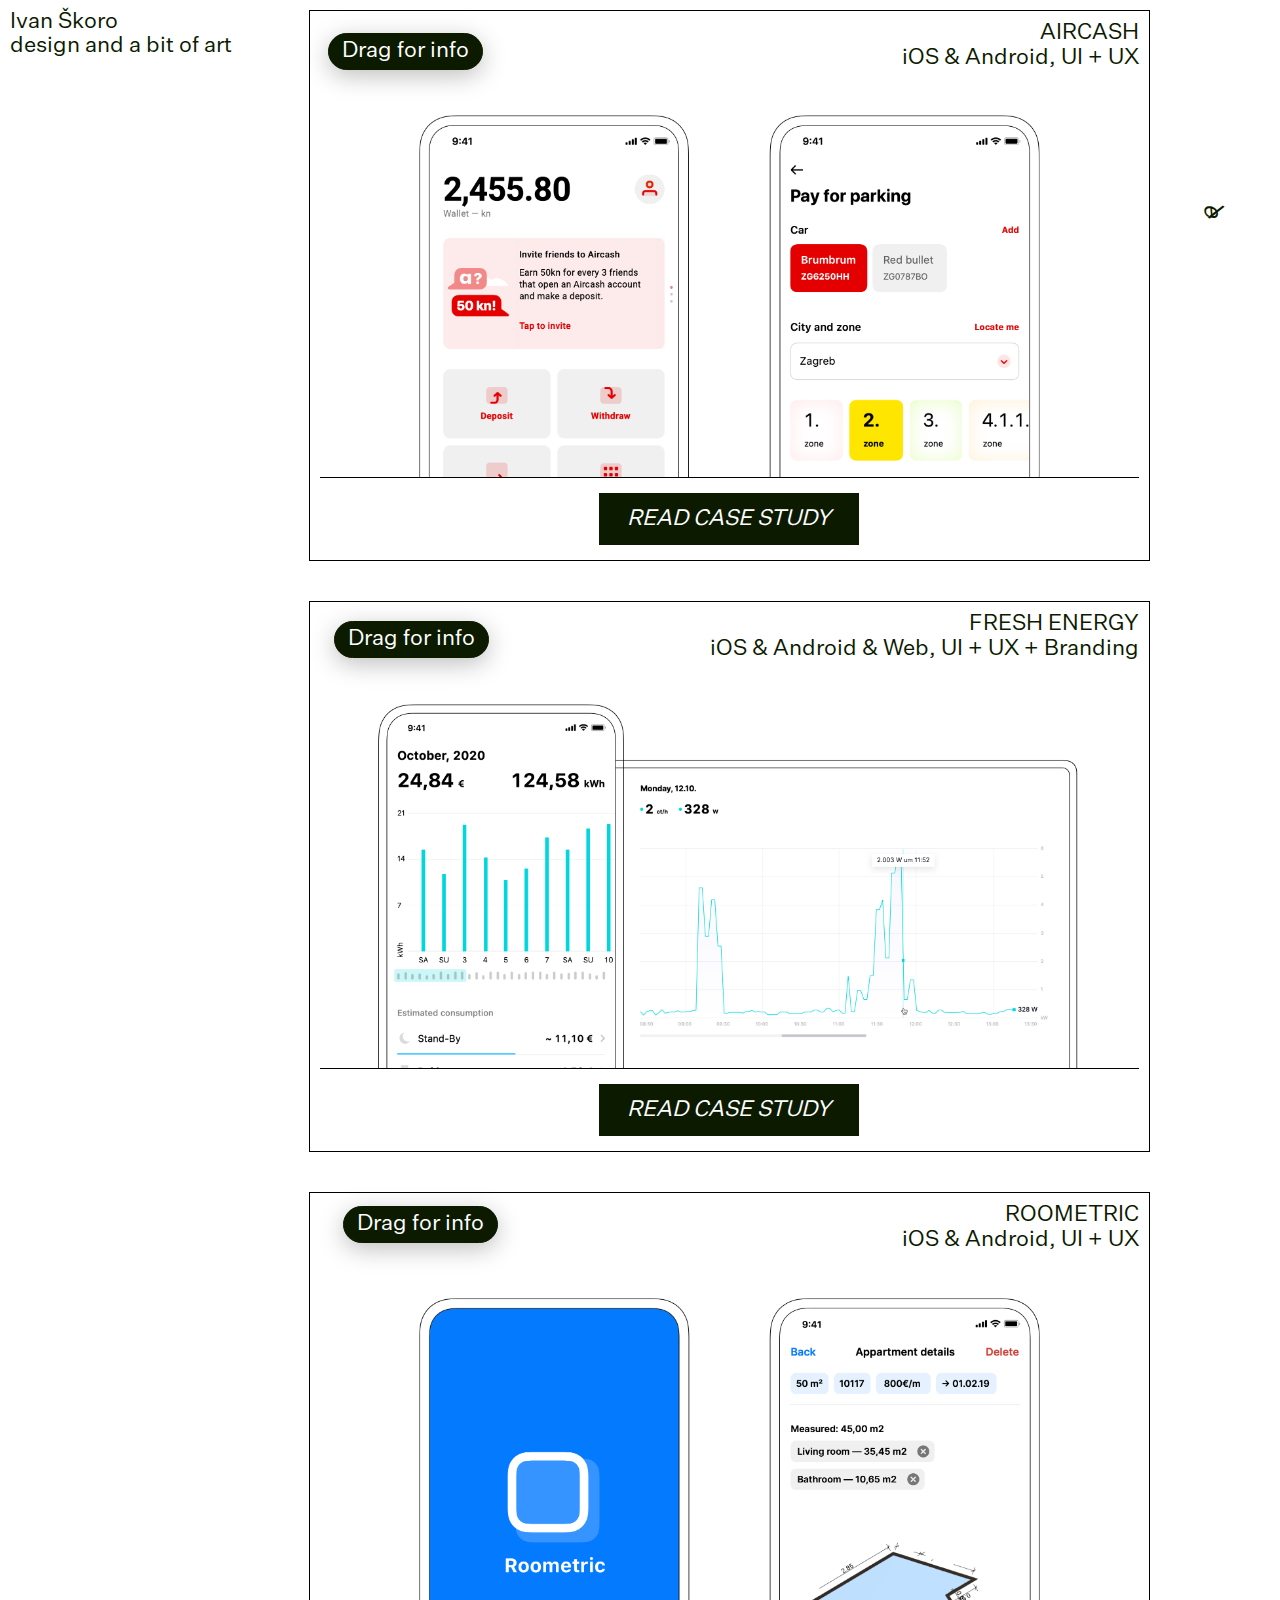
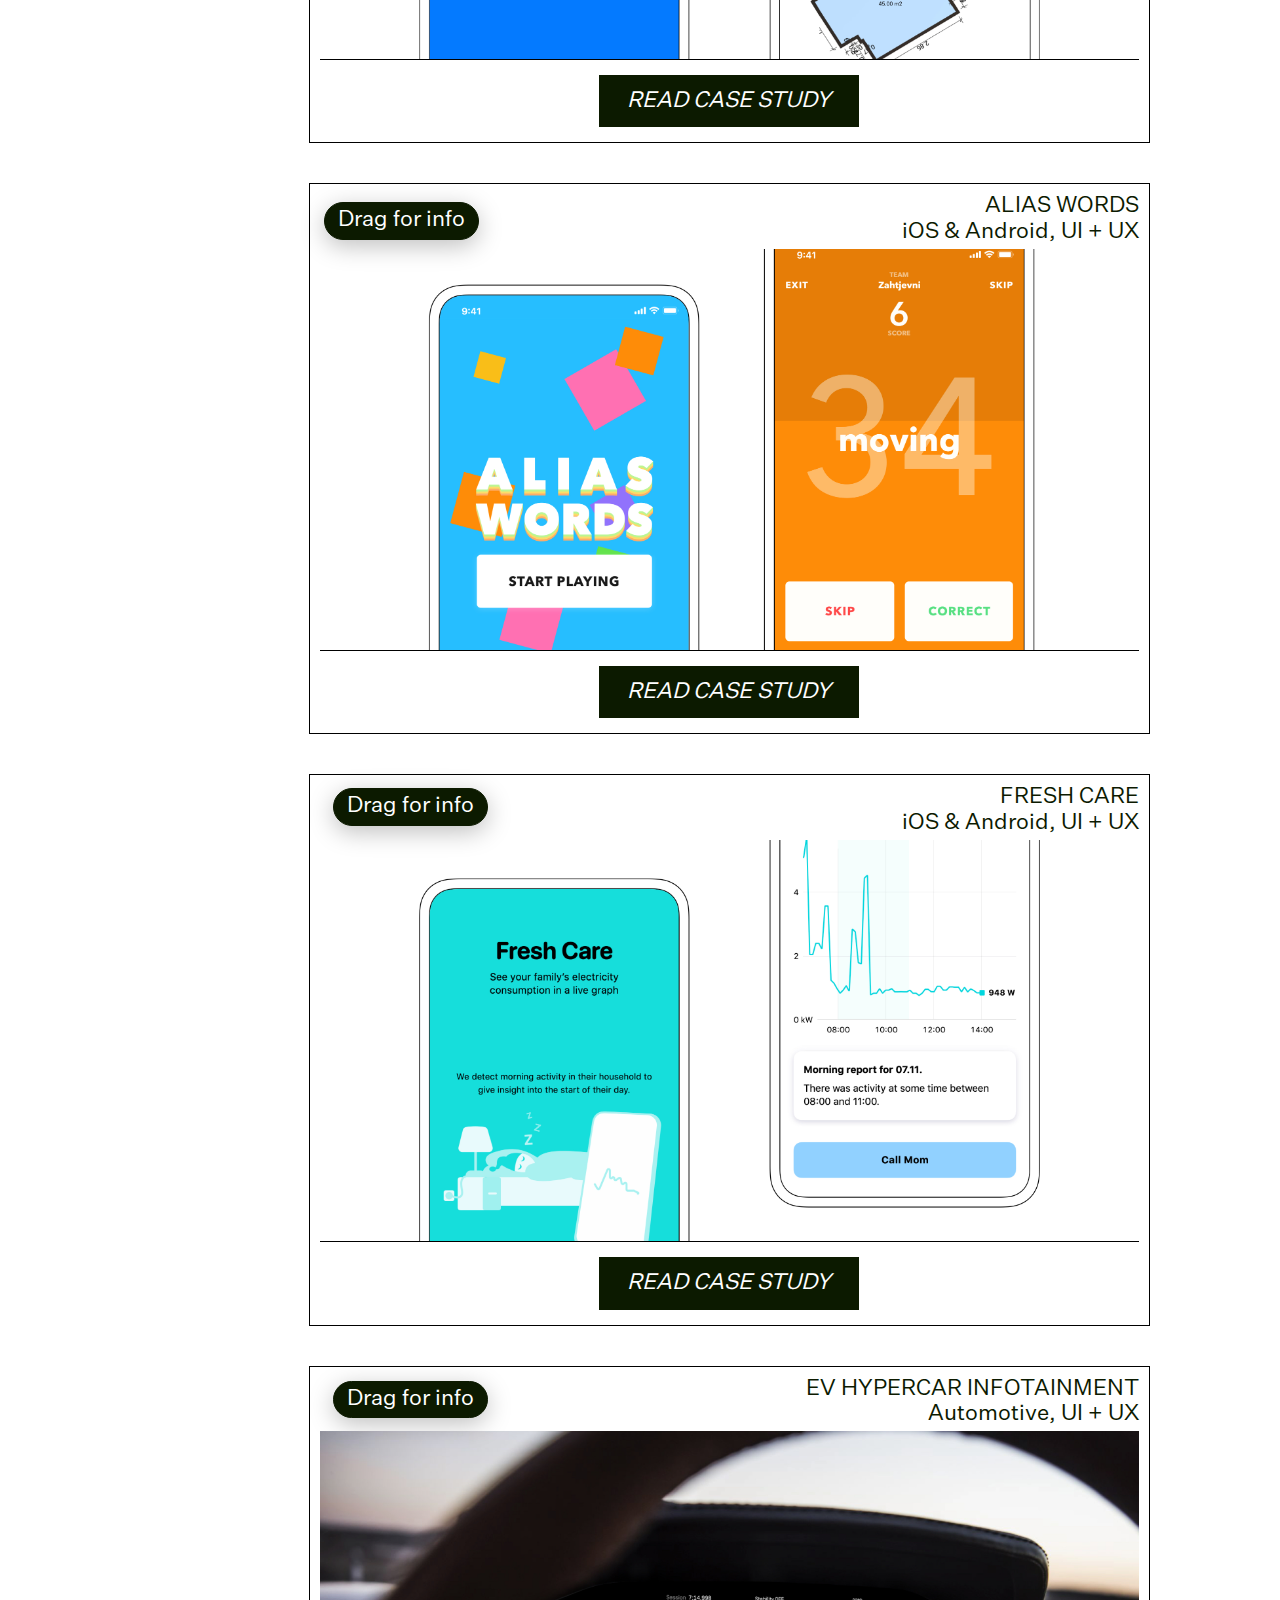
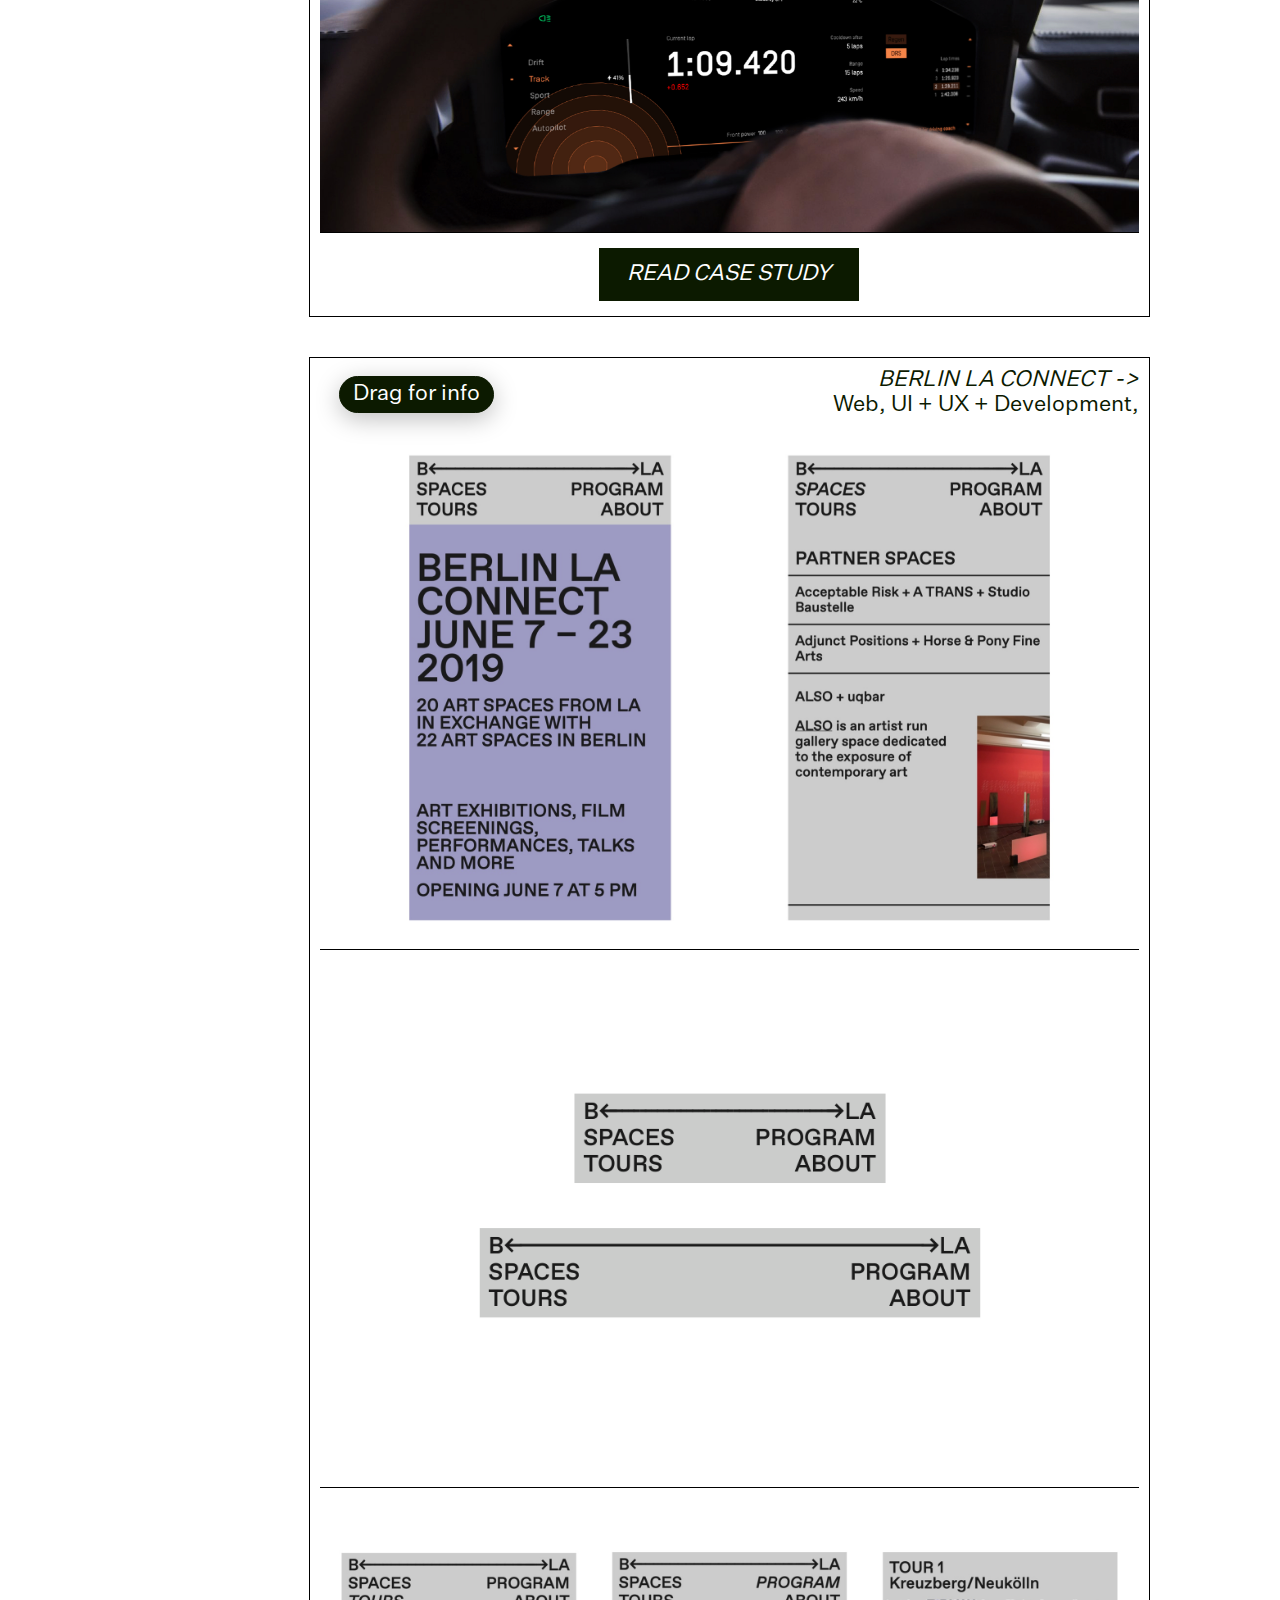
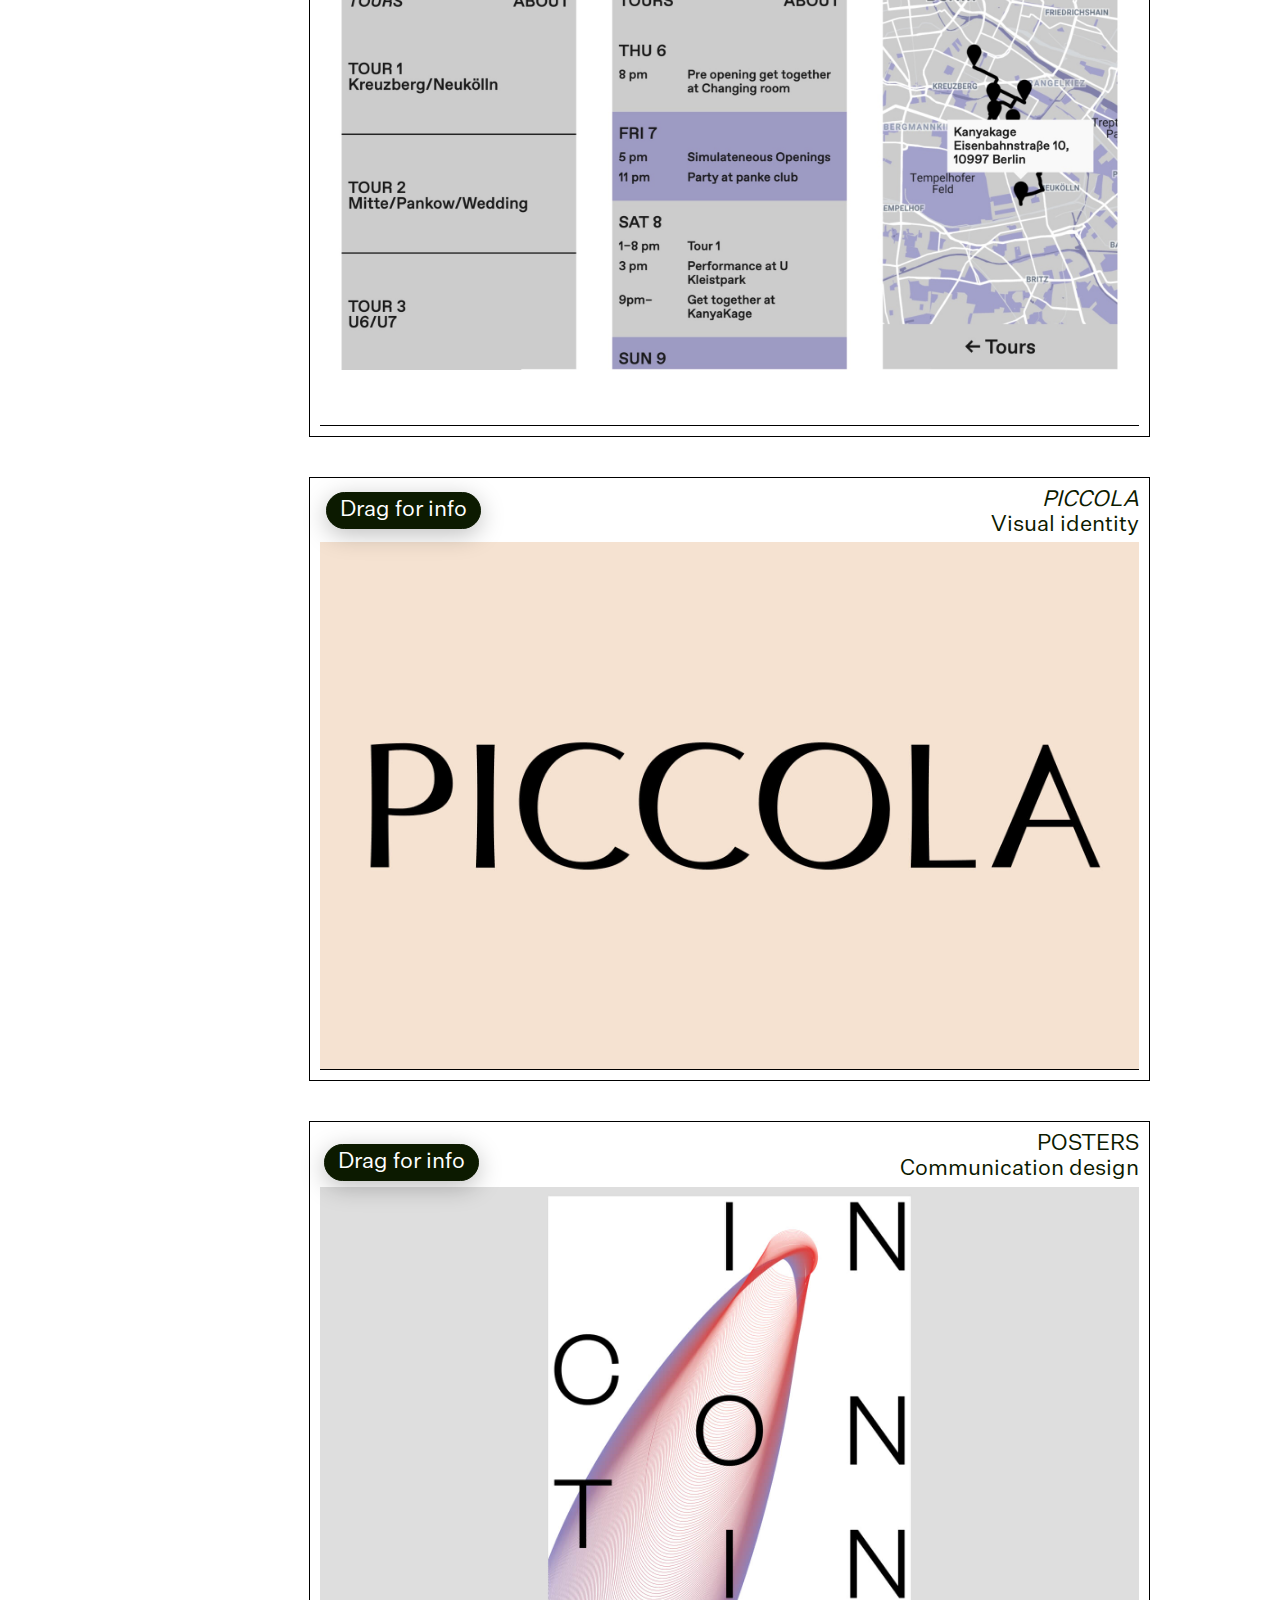
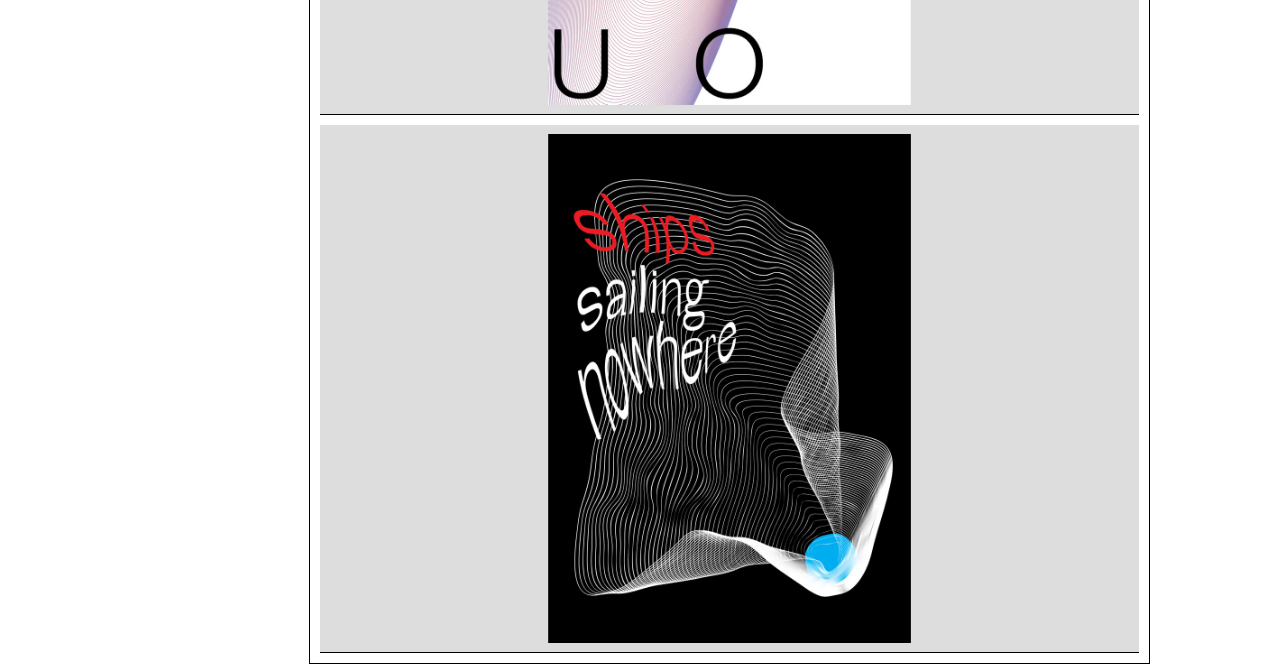
<file: index.html>
<!DOCTYPE HTML>
<html>
<head>
	<meta http-equiv="Content-Type" content="text/html; charset=UTF-8"/>
	<meta name="viewport" content="width=device-width,initial-scale=1.0">
	<meta name="description" content="Graphic Designer">
	<link rel="stylesheet" type="text/css" href="styling.css">
	<link rel="shortcut icon" href="favicon.ico" type="image/x-icon">
	<title>ivanškoro</title>
	<script src="https://ajax.googleapis.com/ajax/libs/jquery/3.4.1/jquery.min.js"></script>
</head>

<body ontouchstart="">

<section class="wrapper">

	<section class="lijevo">
		<section class="title">
			<p>
			Ivan Škoro </br>
			design and a bit of art
			</p>
		</section>


	</section>

	<section class="sredina dragContainer">
		<section class="sredinascroll">
			<section class="projekt aircash">
				<div class="dragAnchor">
					<div class="infoButton"  id="infoButton">
						Drag for info
						<div class="info"  id="info">
						Aircash is the first mobile wallet in Croatia. Users can top up their account, withdraw cash,
						send money and use a multitude of services. I was in charge of reimagining both iOS and Android apps UI&UX —
						together with defining and designing completely new features aimed at increasing user retention, user growth, and revenue.
						</div>
					</div>
				</div>

				<p class="projektnaslov">AIRCASH</p>
				<p>iOS & Android, UI + UX</p>

				<img src="asseti/Projekti/Frontpage/aircash_1.jpg" alt="Aircash title">

				<a class="detaljibutton" href="aircash.html">READ CASE STUDY</a>
			</section>

			<section class="projekt freshenergy">
				<div class="dragAnchor">
					<div class="infoButton"  id="infoButton">
						Drag for info
						<div class="info"  id="info">
						Fresh Energy builds customer centric products based on smart meter data with a focus on
						helping users understand their energy consumption.
						Working closely with other departments, I envisioned new features,
						redesigned the mobile and desktop experience and delivered public websites.
						I was also in charge of a company wide rebrand.
						</div>
					</div>
				</div>

				<p class="projektnaslov">FRESH ENERGY</p>
				<p>iOS & Android & Web, UI + UX + Branding</p>

				<img src="asseti/Projekti/Frontpage/freshenergy_1.jpg" alt="Fresh energy title">

				<a class="detaljibutton" href="fresh.html">READ CASE STUDY</a>
			</section>

			<section class="projekt roometric">

				<div class="dragAnchor">
					<div class="infoButton"  id="infoButton">
						Drag for info
						<div class="info"  id="info">
							Roometric is a startup based in Berlin providing AR measurement solutions.
							I designed a step-by-step wizard leading the users through an AR scanning process.
							The UX inside AR was tweaked based on industry standards and user testing. Rest of the app was
							unified through a new UI design.</div>
					</div>
				</div>

				<p class="projektnaslov">ROOMETRIC</p>
				<p>iOS & Android, UI + UX</p>

				<img src="asseti/Projekti/Frontpage/mieter_1.jpg" alt="Roometric title">

				<a class="detaljibutton" href="roometric.html">READ CASE STUDY</a>
			</section>

			<section class="projekt aliaswords">

				<div class="dragAnchor">
					<div class="infoButton"  id="infoButton">
						Drag for info
						<div class="info"  id="info">
							Alias Words is a mobile adaptation of a popular party game, Taboo.
							I branded the app through the usage of vivid color patterns representing the fun and
							unexpected spirit of the game. Gameplay is a pleasure with clear instructions and a nicely integrated game timer.
							</div>
					</div>
				</div>

				<p class="projektnaslov">ALIAS WORDS</p>
				<p>iOS & Android, UI + UX</p>

				<img src="asseti/Projekti/Frontpage/aliaswords_1.jpg" alt="Alias Words title">

				<a class="detaljibutton" href="alias.html">READ CASE STUDY</a>
			</section>

			<section class="projekt freshcare">

				<div class="dragAnchor">
					<div class="infoButton"  id="infoButton">
						Drag for info
						<div class="info"  id="info">
							Fresh Care uses Smart electricity meters to empower senior users —
							by detecting their wellbeing through machine learning, and sending the daily report to their family.
							Along with ideating the product from scratch with the product and data-science team,
							I was also in charge of the UX and UI.</div>
					</div>
				</div>

				<p class="projektnaslov">FRESH CARE</p>
				<p>iOS & Android, UI + UX</p>

				<img src="asseti/Projekti/Frontpage/freshcare_1.jpg" alt="Fresh Care title">

				<a class="detaljibutton" href="freshcare.html">READ CASE STUDY</a>
			</section>

			<section class="projekt EV">

				<div class="dragAnchor">
					<div class="infoButton"  id="infoButton">
						Drag for info
						<div class="info"  id="info">
							As part of a contest, I redesigned the infotainment system for Rimac Concept Two.
							Moving away from outdated design practices of car industry, this winning concept is
							rethinking how an instrument cluster should look and behave.</div>
					</div>
				</div>

				<p class="projektnaslov">EV HYPERCAR INFOTAINMENT</p>
				<p>Automotive, UI + UX</p>

				<img src="asseti/Projekti/Frontpage/EV_1.jpg" alt="EV infotainment title">

				<a class="detaljibutton" href="rimac.html">READ CASE STUDY</a>
			</section>

			<!-- <section class="projekt mokita">

				<div class="dragAnchor">
					<div class="infoButton"  id="infoButton">
						Drag for info
						<div class="info"  id="info">Mokita is a website for users who regularly send money to accounts in different currencies.
									It analyzes current and past conversion rates and makes a prediction on future ones — saving time and money for its users.
									I did the UX and UI for the website, together with branding.
								</div>
					</div>
				</div>

				<p class="projektnaslov">MOKITA</p>
				<p>Web, UI + UX + Branding</p>

				<img src="asseti/Projekti/Frontpage/mokita_1.jpg" alt="Mokita title">

				<a class="detaljibutton" href="mokita.html">READ CASE STUDY</a>
			</section> -->



			<section class="projekt bla">
				<div class="dragAnchor">
					<div class="infoButton"  id="infoButton">
						Drag for info
						<div class="info"  id="info">
						B-LA CONNECT is a platform promoting the cooperation and interlinking between the
						two sister cities’ creative communities. Over 40 art spaces from Berlin and LA are participating.
						I had the pleasure of designing and developing the mobile version of their website.
						</div>
					</div>
				</div>

				<p>
				<a href="https://www.b-la-connect.org/" target="_blank">BERLIN LA CONNECT -></a>
				</p>
				<p>
				Web, UI + UX + Development,
				</p>

				<img src="asseti/Projekti/BLA/bla_1.jpg" alt="BERLIN LA CONNECT homepage photo">
				<img src="asseti/Projekti/BLA/bla_2.png" alt="BERLIN LA CONNECT navigation">
				<img src="asseti/Projekti/BLA/bla_3.jpg" alt="BERLIN LA CONNECT rest of website">
			</section>

			<section class="projekt piccola">
				<div class="dragAnchor">
					<div class="infoButton"  id="infoButton">
					Drag for info
						<div class="info"  id="info">
						The first Croatian brand for personalised accessories.
						Each product undergoes a customization process, making it unique. Custom drawn logo reflects that.
						</div>
					</div>
				</div>

				<p>
				<a href="https://www.piccolacreations.com/" target="_blank">PICCOLA</a>
				</p>
				<p>
				Visual identity
				</p>
				<img src="asseti/Projekti/Piccola/piccola_1.jpg" alt="Piccola logotype">
			</section>

			<section class="projekt posteri">
				<div class="dragAnchor">
					<div class="infoButton"  id="infoButton">
					Drag for info
						<div class="info"  id="info">
						1. In Continuo — short film about looking for a place where one belongs.<br>
						2. Ships sailing Nowhere — an experimental movie about people without cause.
						</div>
					</div>
				</div>

				<p class="projektnaslov">
				POSTERS
				</p>
				<p>
				Communication design
				</p>
				<img src="asseti/Projekti/Posteri/posteri_1.jpg" alt="INCONTINUO logotype">
				<img src="asseti/Projekti/Posteri/posteri_2.jpg" alt="Piccola logotype">
			</section>

		</section>


	</section>



	<section class="desno">

		<section class="stazaContainer">
			<svg class="ukrug" xmlns="http://www.w3.org/2000/svg" width="50" height="460" viewBox="0 0 50 500">
				<path id="staza" fill="none" stroke="none"
				d="M35,0 C41.0751322,0 46,4.92486775 46,11 L46,413 C46,419.075132 41.0751322,424 35,424 C28.9248678,424 24,419.075132 24,413 L24,11 C24,4.92486775 28.9248678,0 35,0 Z"
				transform="translate(-10 30)"/>

				<text class="stazaText">
					<textPath  side="right" href="#staza" startOffset="0">
						<tspan dy="20"
						styl="writing-mode: vertical-rl; text-orientation: upright;"
						>
						<a href="mailto:me@ivanskoro.com" target="_blank">Email me</a>&nbsp&nbsp&nbsp
						<a href="https://www.instagram.com/ivansskoro/" target="_blank">Instagram</a>&nbsp&nbsp&nbsp
						<a href="https://dribbble.com/ivanskoro" target="_blank">Dribbble</a>&nbsp&nbsp&nbsp
						</tspan>
						<animate attributeName="startOffset" from="-43%" to ="100%" begin="0s" dur="16s" repeatCount="indefinite"/>
					</textPath>
				</text>
			</svg>
		</section>
	</section>

</section>

<script src="skripta.js"></script>

</body>
</html>
</file>
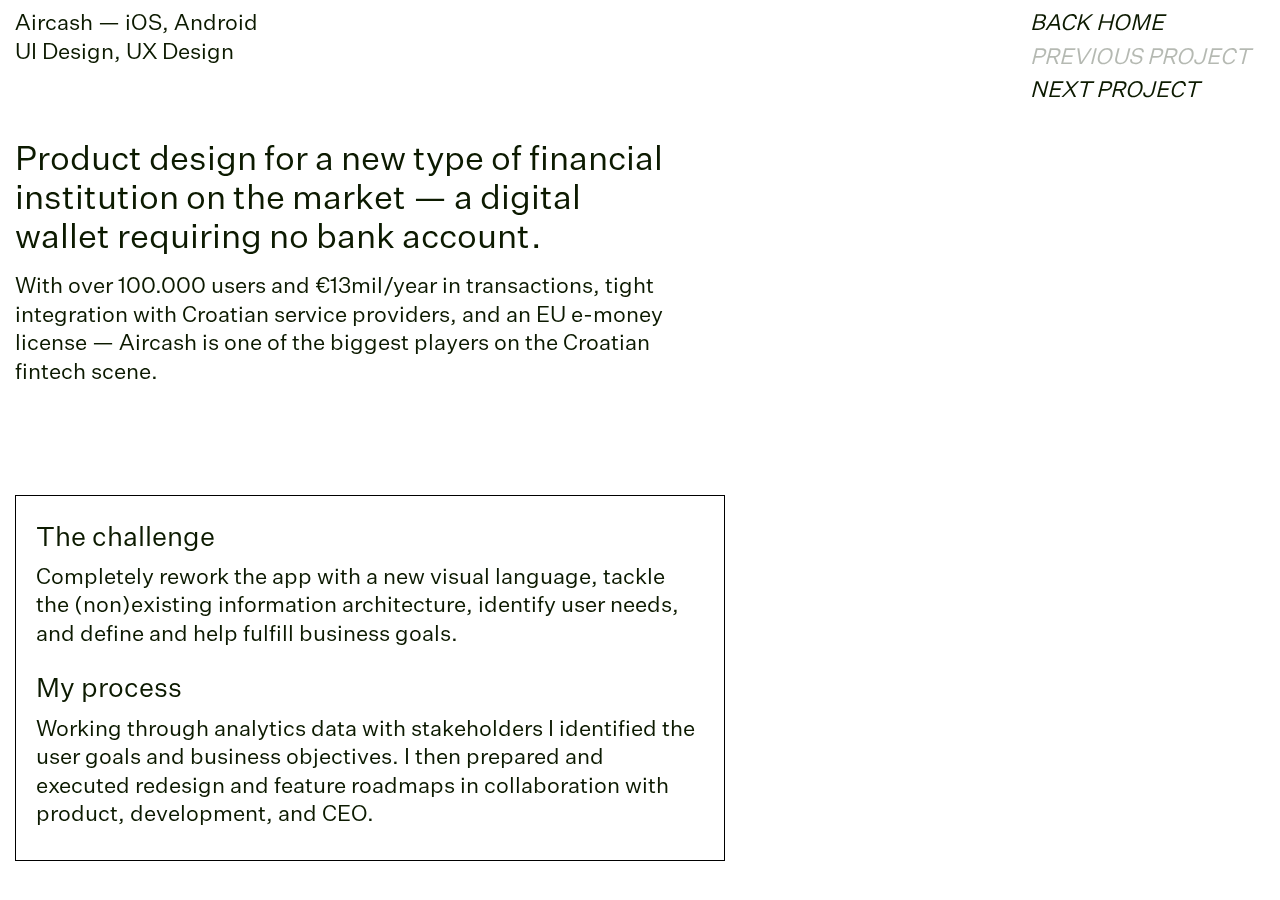
<file: aircash.html>
<!DOCTYPE HTML>
<html>
<head>
	<meta http-equiv="Content-Type" content="text/html; charset=UTF-8"/>
	<meta name="viewport" content="width=device-width,initial-scale=1.0">
	<meta name="project" content="Aircash project details">
	<link rel="stylesheet" type="text/css" href="stylingcasestudy.css">
	<link rel="shortcut icon" href="favicon.ico" type="image/x-icon">
	<title>aircash — ivan škoro</title>
</head>
<body ontouchstart="">

<section class="wrapper">

	<section class="scroll">
		<section class="lijevo">
			<p>
			Aircash — iOS, Android
			</br>
			UI Design, UX Design
			</p>
			</br>
			<section class="blok">
				<h2>Product design for a new type of financial institution on the market —
					a digital wallet requiring no bank account.</h2>
				<p>
				With over 100.000 users and €13mil/year
				in transactions, tight integration with Croatian service providers, and an EU
				e-money license — Aircash is one of the biggest players
				on the Croatian fintech scene.
				</p>
				</br>
				</br>

			</section>

			<section class="bloksivi">
				<section class="blok">
					<h3>The challenge</h3>
					<p>
					Completely rework the app with a new visual language,
					tackle the (non)existing information architecture, identify user needs,
					and define and help fulfill business goals.
				 	</p>
				</section>
				<h3>My process</h3>
				<p>
				Working through analytics data with stakeholders I identified the user goals
				and business objectives. I then prepared and executed redesign and feature roadmaps
				in collaboration with product, development, and CEO.
				</p>
			</section>
		</br>

			<section class="blok">
				<p class="results">
				Results
				</p>
				<h2>First, I tackled the lack of visual consistency and information architecture.
					After that, I worked on existing and new features impacting revenue,
					user base growth, and user retention.
				</h2>
				<h2>
					As a result, the user base grew by +1000%, with weekly user events growing by +360%.
				</h2>
				</br>

			</section>

			<section class="blok">
				<h3>Information Architecture</h3>
				<p>
					The idea was to make the most used features accessible
					while having in mind the business goals. Analytics and business objectives defined,
					complemented with interviews and real-life observation, defined user goals.
					I designed detailed user flows for every section.
				</p>
				<img src="asseti/Projekti/Aircash/aircash_IA.jpg" alt="Aircash user flow">
				<p class="imageCaption">
					Onboarding user flow
				</p>

				<p>
					"Deposit", "withdraw", and "send" were extracted to the home screen.
					Now, all money operations are accessible immediately after opening the app.
				</p>
				<p>
					To increase revenue, the marketplace was shown on the home screen, incentivizing use.
				</p>
				<img src="asseti/Projekti/Aircash/aircash_homescreen.jpg" alt="Aircash app homescreen">

				<p>
					Adding biometric login removed pain points in the initial phase of each user journey.
				</p>
				<img src="asseti/Projekti/Aircash/aircash_biometric.jpg" alt="Aircash biometric login">

				<p>
					Side-menu type navigation was kept in the redesign to reduce development costs,
					but the "open" button was moved to the bottom, improving usability.
				</p>
				<img src="asseti/Projekti/Aircash/aircash_menu.jpg" alt="Aircash side menu">

				<p>
					A user-specific Aircash-code was added to the home screen —
					incentivizing user-to-user transactions and increasing revenue.
					Other users can open a link or scan a QR code to send payments.
				</p>

				<img src="asseti/Projekti/Aircash/aircash_code.jpg" alt="Aircash code">

				<p>
					App and user settings were moved to the profile section, accessible from the homescreen.
				</p>
				<img src="asseti/Projekti/Aircash/aircash_settings.jpg" alt="Aircash settings">
			</section>

			<section class="blok">
				<h3>Transactions</h3>
				<p>
					Money is instantly sent anywhere in the world via a phone number, along with a nice message.
					Users can choose a recipient from their phonebook — if they are a registered Aircash user.
				</p>
				<img src="asseti/Projekti/Aircash/aircash_send.jpg" alt="Aircash transfer">
				<p class="imageCaption">
					First-state provides instructions — on every feature.
				</p>

				<p>
					Free top-up is done with card or cash — at thousands of locations.
					This is a feature most competitors don't have — they limit their users with top-up fees or
					a small location number.
				</p>
				<img src="asseti/Projekti/Aircash/aircash_topup.jpg" alt="Aircash deposit">

				<p>
					Through a partnership with an Intesa Sanpaolo group bank, PBZ, Aircash users can  use
					ATMs for money withdrawal — without a bank account.
					Withdrawal is done by entering a code generated in the app — faster than using a regular card.
				</p>
				<img src="asseti/Projekti/Aircash/aircash_atm.jpg" alt="Aircash withdraw options">
				<p class="imageCaption">
					Partner locations are always a tap away when needed.
				</p>
				<p>
					Money can also be withdrawn at the aforementioned locations.
					A barcode is generated and shown to the cashier — similar to depositing money — and users get cash in return.
				</p>
			</section>

			<section class="blok">
				<h3>New services</h3>
				<p>
				To attract new and keep existing users, I expanded on the "digital wallet" idea.
				Features such as utility bills payment, parking payment, and loyalty card scanning
				consolidated the financial needs of our users at a single point.</p>
				<p>
					With Aircash Pay users can quickly pay invoices, utility bills, or send money to other Aircash
					users — by scanning a QR code.
				</p>
				<img src="asseti/Projekti/Aircash/aircash_pay.jpg" alt="Aircash pay versions">
				<p class="imageCaption">
					Users are primed for permissions.
				</p>
				<img src="asseti/Projekti/Aircash/aircash_pay_1.jpg" alt="Aircash pay states">
				<p class="imageCaption">
					All states are clearly communicated.
				</p>
				<p>
					Adding Parking payment simplified our users' lives — instead of using city-specific
					apps or paying with cash, they can pay with their Aircash wallet.
				</p>
				<img src="asseti/Projekti/Aircash/aircash_parking.jpg" alt="Aircash parking">
				<p class="imageCaption">
					Fun micro-animations reward users for entering registration data.
				</p>
				<p>
					The user's location is automatically retrieved, making paying for parking possible with a single tap.
					A ticket can be purchased for a longer duration as well.
				</p>
				<img src="asseti/Projekti/Aircash/aircash_parking_1.jpg" alt="Aircash parking details">

			</section>




			<section class="blok">
				<h3>Increasing userbase through referrals</h3>
				<p>
					Users can invite their friends with one tap — sending an SMS with the link.
					Three invited users have to top-up their accounts to complete the referral.
					The referral rate was over 7%.
				</p>

				<img src="asseti/Projekti/Aircash/aircash_referral.jpg" alt="Aircash app homescreen and settings">
				<p class="imageCaption">
					"Waiting" number incentivizes users to invite as many of their contacts as they can.
				</p>
				</br>
				<p>
					The main challenges were showing the statuses of invited contacts and explaining the referral
					process to the user.
				</p>
				<img src="asseti/Projekti/Aircash/aircash_referral_1.jpg" alt="Aircash referral details">
				<p class="imageCaption">
					Toast shows a confirmation for a successful invite.
				</p>

			</section>

			<section class="blok">
				<h3>Welcoming new users</h3>

				<p>Even without an account, new users can open and explore the app, incentivizing account creation.</p>
				<img src="asseti/Projekti/Aircash/aircash_welcome.jpg" alt="Aircash public state">

				<p>Revised onboarding simplified and sped up the process of opening an account.
					A clear progress indicator is shown throughout the whole process.</p>
				<img src="asseti/Projekti/Aircash/aircash_welcome_1.jpg" alt="Aircash onboarding">

			</section>

			<section class="blok">
				<h3>
					Tying it together with a design system
				</h3>
				<p>The visual language was unified across both platforms, while adhering to iOS and Android design guidelines.</p>

				<p>Simple and playful were the directions I took for iconography —
					diverging from main competitors, banking applications.</p>
				<img src="asseti/Projekti/Aircash/aircash_icons.jpg" alt="Aircash icon design">

				<p>
					System fonts were used together with a simple color palette to keep the interface simple and usable.
				</p>
				<img src="asseti/Projekti/Aircash/aircash_system.jpg" alt="Aircash design system">
			</section>

		</br>
		<p>
			— thank you
		</p>


			</section>
	</section>

	<section class="desno">
		<a href="index.html" >BACK HOME</a>
		<a class="disabled" href="#" >PREVIOUS PROJECT</a>
		<a href="fresh.html" >NEXT PROJECT</a>
	</section>

</section>




</body>
</html>
</file>
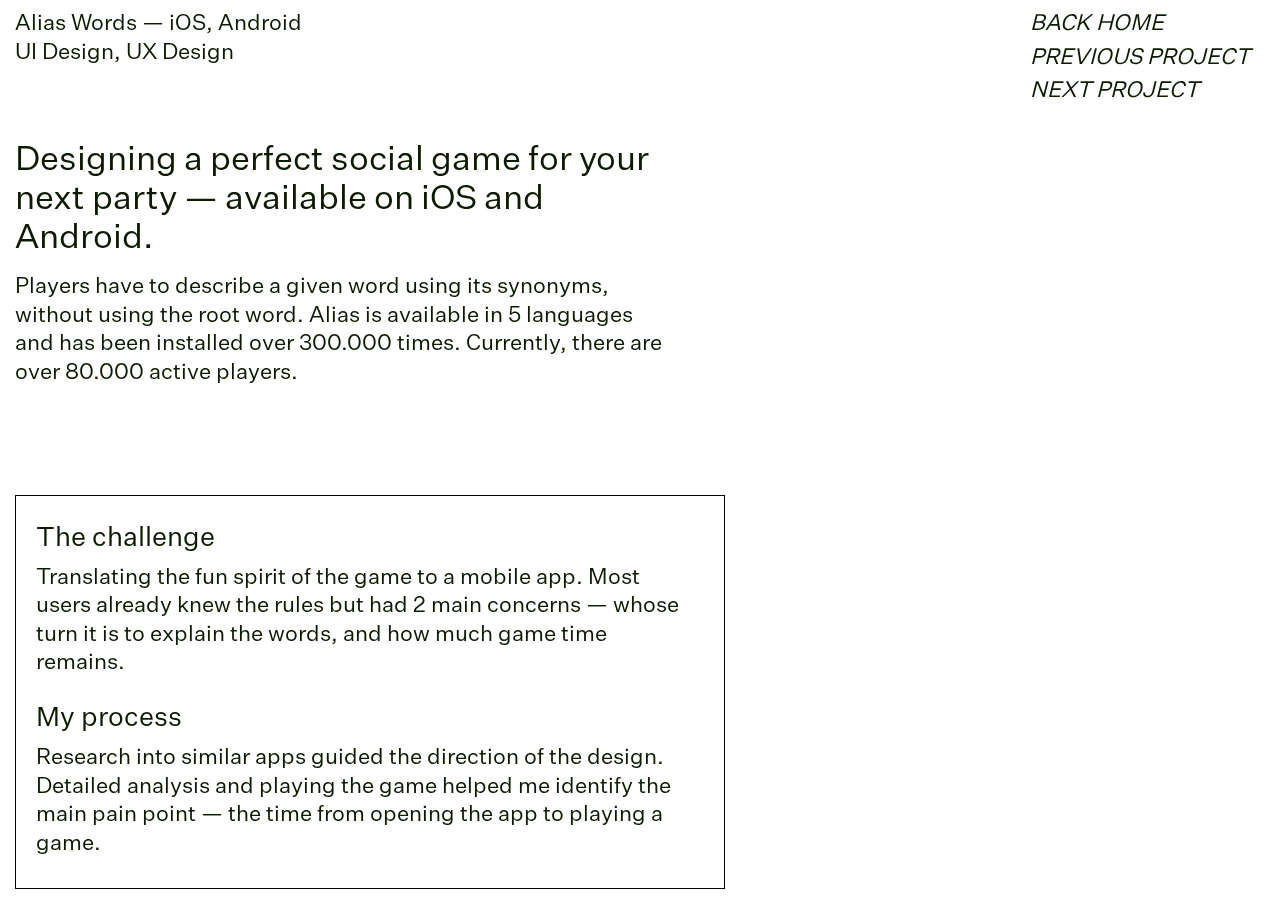
<file: alias.html>
<!DOCTYPE HTML>
<html>
<head>
	<meta http-equiv="Content-Type" content="text/html; charset=UTF-8"/>
	<meta name="viewport" content="width=device-width,initial-scale=1.0">
	<meta name="project" content="Alias Words Case Study">
	<link rel="stylesheet" type="text/css" href="stylingcasestudy.css">
	<link rel="shortcut icon" href="favicon.ico" type="image/x-icon">
	<title>alias words — ivan škoro</title>
</head>
<body ontouchstart="">

<section class="wrapper">

	<section class="scroll">
		<section class="lijevo">
			<p>
			Alias Words — iOS, Android
			</br>
			UI Design, UX Design
			</p>
			</br>
			<section class="blok">
				<h2>Designing a perfect social game for your next party — available on iOS and Android.</h2>
				<p>
				Players have to describe a given word using its synonyms, without using the root word.
				Alias is available in 5 languages and has been installed over 300.000 times.
				Currently, there are over 80.000 active players.
				</p>
				</br>
				</br>

			</section>

			<section class="bloksivi">
				<section class="blok">
					<h3>The challenge</h3>
					<p>
					Translating the fun spirit of the game to a mobile app.
					Most users already knew the rules but had 2 main concerns — whose turn it is to
					explain the words, and how much game time remains.
				 	</p>
				</section>
				<h3>My process</h3>
				<p>
					Research into similar apps guided the direction of the design.
					Detailed analysis and playing the game helped me identify the main pain point
					— the time from opening the app to playing a game.
				</p>
			</section>
			</br>

			<section class="blok">
				<p class="results">
				Results
				</p>
				<h2>
					The most common game — consisting of 2 teams — can be started in two taps.
					I branded the app with vivid colors, patterns, and playful animations representing the fun
					spirit of the game.
					A timer clearly shows the remaining time and instructions at the beginning of every round inform
					the users about next-player order.
				</h2>
			</br>

			</section>

			<section class="blok">
				<h3>Inviting design</h3>
				<p>
					Homescreen is playful with background animation, inviting users to start a new game.
					Secondary options are presented on the bottom.
				</p>
				<img src="asseti/Projekti/Alias/alias_home.jpg" alt="Alias home">

				<p>
					A major complaint from power-players (over 30h of gameplay) was a lack of new words —
					when 3500 words are not enough, users can add their own.
				</p>
				<img src="asseti/Projekti/Alias/alias_words.jpg" alt="Alias home">
			</section>

			<section class="blok">
				<h3>Play a game</h3>
				<p>
					Setting up a new game can be done in as little as two taps.
					Two teams are prefilled by default since that is the most common game type.
				</p>
				<img src="asseti/Projekti/Alias/alias_setup.jpg" alt="Alias home">
				<p>
					Teams are deleted through an engaging interaction — accompanied with fun animations.
				</p>
				<img src="asseti/Projekti/Alias/alias_remove.jpg" alt="Alias home">

				<p>
					In the second step, users can set up their game according to their preferences.
				</p>
				<img src="asseti/Projekti/Alias/alias_setup_1.jpg" alt="Alias home">
				<p class="imageCaption">
					Values jump while editing so they don't get obstructed by fingers.
				</p>

			</section>

			<section class="blok">
				<h3>Real fun</h3>
				<p>
					A timer is displayed numerically and graphically — a horizontal bar decreases in height as time goes by.
					The active/next player is shown at the bottom. The play screen is color-coded to help players immediately realize whose turn it is.
				</p>
				<img src="asseti/Projekti/Alias/alias_game.jpg" alt="Alias home">

				<p>
					Sometimes, players mark their answers incorrectly and there are discussions whether the guess was fair.
					For that reason, I added answer-editing functionality. Players can edit their answers after
					their round ends.
				</p>
				<img src="asseti/Projekti/Alias/alias_edit.jpg" alt="Alias home">

			</section>

		</br>
		<p>
			— thank you
		</p>


		</section>
	</section>

	<section class="desno">
		<a href="index.html" >BACK HOME</a>
		<a href="roometric.html" >PREVIOUS PROJECT</a>
		<a href="freshcare.html" >NEXT PROJECT</a>
	</section>

</section>




</body>
</html>
</file>
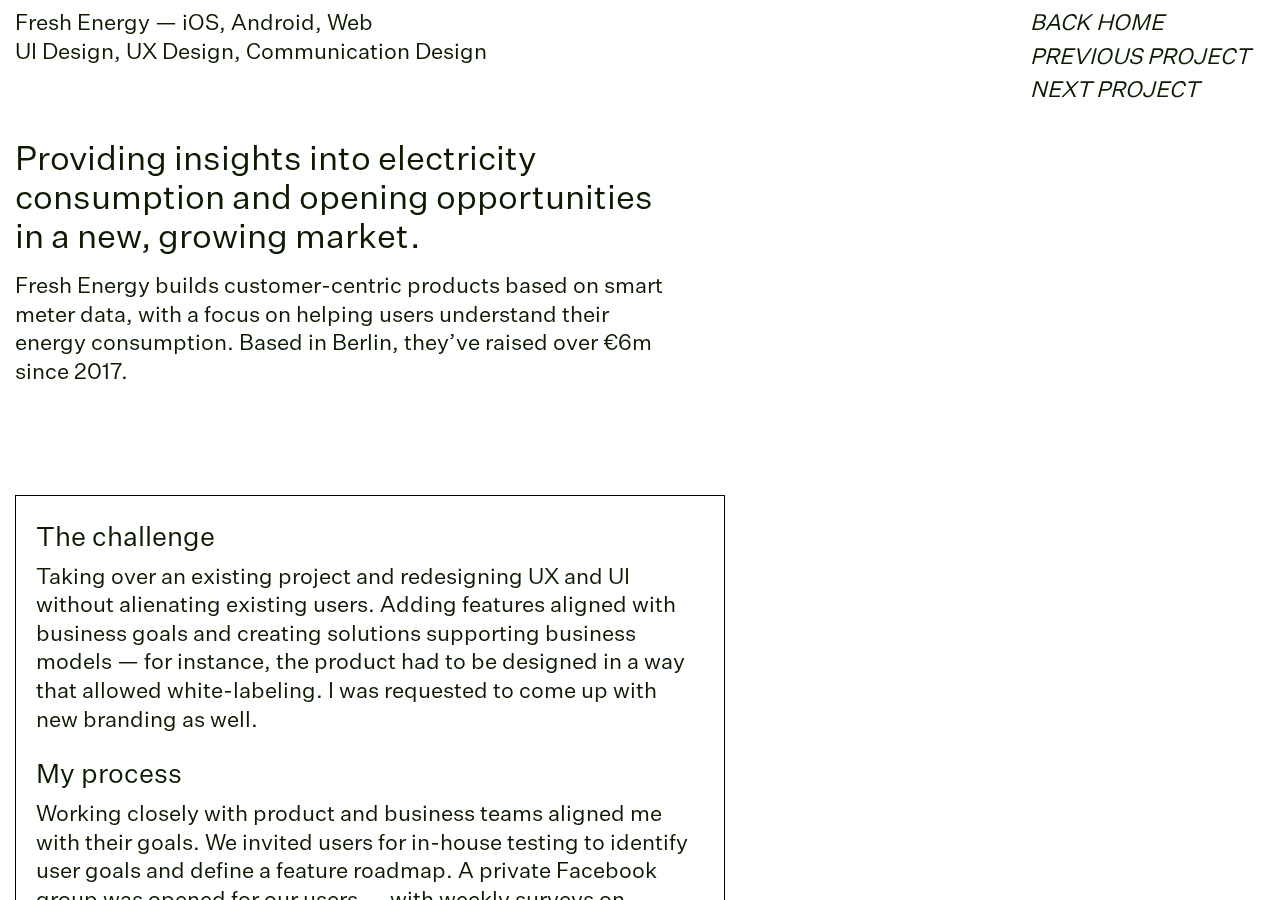
<file: fresh.html>
<!DOCTYPE HTML>
<html>
<head>
	<meta http-equiv="Content-Type" content="text/html; charset=UTF-8"/>
	<meta name="viewport" content="width=device-width,initial-scale=1.0">
	<meta name="project" content="Fresh Energy Case Study">
	<link rel="stylesheet" type="text/css" href="stylingcasestudy.css">
	<link rel="shortcut icon" href="favicon.ico" type="image/x-icon">
	<title>fresh energy — ivan škoro</title>
</head>
<body ontouchstart="">

<section class="wrapper">

	<section class="scroll">
		<section class="lijevo">
			<p>
			Fresh Energy — iOS, Android, Web
			</br>
			UI Design, UX Design, Communication Design
			</p>
			</br>
			<section class="blok">
				<h2>Providing insights into electricity consumption and opening opportunities in a new, growing market.</h2>
				<p>
				Fresh Energy builds customer-centric products
				based on smart meter data, with a focus on helping users understand their energy consumption.
				Based in Berlin, they’ve raised over €6m since 2017.
				</p>
				</br>
				</br>

			</section>

			<section class="bloksivi">
				<section class="blok">
					<h3>The challenge</h3>
					<p>
					Taking over an existing project and redesigning UX and UI without alienating existing users.
					Adding features aligned with business goals and creating solutions supporting business models — for instance,
					the product had to be designed in a way that allowed white-labeling. I was requested to come
					up with new branding as well.
				 	</p>
				</section>
				<h3>My process</h3>
				<p>
				Working closely with product and business teams aligned me with their goals.
				We invited users for in-house testing to identify user goals and define a feature roadmap.
				A private Facebook group was opened for our users — with weekly surveys on features they would
				like to see and problems they were experiencing. I facilitated design sprints to bring new features to life.
				By deep-diving into company values in multiple sessions with the management I kicked off a complete brand redesign.
				</p>
			</section>
			</br>

			<section class="blok">
				<p class="results">
				Results
				</p>
				<h2>
					I started by decreasing the Customer Acquisition Cost and redesigning the information architecture of
					all apps — having in mind the white-labeling requirements — while ideating features aligned with business
					and user goals.
					Following a rebrand, a new visual style was applied.
				</h2>
			<h2>
				CAC was reduced by -20% and 4 new white-label partners signed up.
				3/10 most requested features (by public vote) were rolled out.
			</h2>
			</br>

			</section>

			<section class="blok">
				<h3>Information Architecture</h3>
				<p>
					Tab bar navigation replaced the old side-menu navigation.
					Based on user interviews, new sections — profile and household information —
					were added to their expected places.
					To support future business goals, a services section was added as well.
				</p>
				<img src="asseti/Projekti/Freshenergy/freshenergy_flow.jpg" alt="Fresh energy IA">
				<p>
					Main use cases — checking live and historic electricity consumption — were simplified
					and enriched with additional ways of displaying existing data.
					The real-time cost was added for the live view, while daily consumption was added for the historic overview.
				</p>
				<img src="asseti/Projekti/Freshenergy/freshenergy_consumption.jpg" alt="Fresh Energy">
				<p>
					Up to 2-second resolution for consumption data is available.
				</p>
				<img src="asseti/Projekti/Freshenergy/freshenergy_consumption_1.jpg" alt="Fresh Energy">
				<p>
					Month navigation was moved to the bottom to improve usability. </br>
					Specific appliances are disaggregated in the app — color-coded bars communicate
					relative consumption between detected appliances.
				</p>
				<img src="asseti/Projekti/Freshenergy/freshenergy_consumption_2.jpg" alt="Fresh Energy">
				<p>
					A live meter readout was implemented as well —  this meant that Fresh
					Energy users can check their meter status without a trip to the basement.
				</p>
				<img src="asseti/Projekti/Freshenergy/freshenergy_meter.jpg" alt="Fresh Energy">
			</section>
			<section class="blok">
				<h3>Reducing cost to serve</h3>
				<p>
					To change their data, users had to call customer support — there was no edit functionality in the app.
					The weekly average was 6 support calls per 1000 users.
					I added all the information we had on our users to
					the profile section and made them editable.
				</p>
				<img src="asseti/Projekti/Freshenergy/freshenergy_profile.jpg" alt="Fresh Energy">
			</section>

			<section class="blok">
				<h3>Meeting business and user goals</h3>
				<p>
					Using the data we already had and working with the product and business teams, I was able to
					ideate new, innovative services.
					By using only existing data, we saved precious development time and reduced time to market.
				</p>
			</br>

				<h3>Designing new services</h3>
				<p>
					Before building a new service, we assessed its viability with a simple pilot project.
					Pilot projects were done through email communication and manual work.
					After confirming the demand, we went ahead with the actual implementation in the product.
					The design was tested during and after both UX & UI phases.
				</p>
				<img src="asseti/Projekti/Freshenergy/freshenergy_services.jpg" alt="Fresh Energy">

				<h3>Refresh — service 1</h3>
				<p>
					“Refresh” is a subscription service, based on existing data. 
					An algorithm detects how many times our users use their dishwasher.
					A package of dishwasher tabs is sent out so
					it arrives exactly when they run out — giving our users a magical experience.
				</p>
				<img src="asseti/Projekti/Freshenergy/freshenergy_refresh.jpg" alt="Fresh Energy">
				<p class="imageCaption">
					A free trial was offered to increase adoption.
				</p>

				<h3>Fridge recommendation — service 2</h3>
				<p>
					Through research and pilot projects, we found out that most of our users
					had no idea if their fridge spending was below or above the average for a given fridge size.
					The app analyzes our users' fridge consumption and compares it to our database.
					Based on the comparison, we calculate potential monthly savings — together
					with the amortization time for a new fridge.
				</p>
				<img src="asseti/Projekti/Freshenergy/freshenergy_fridge.jpg" alt="Fresh Energy">
					<p>
						I facilitated a short 3-day design to define and quickly prototype this feature. We found out that our users
						primarily wanted to upgrade to a bigger fridge — this impacted the final design.
						Fridges that cost more were added to the comparison as well.
				</p>

			</section>

			<section class="blok">
				<h3>Consistent experience</h3>
				<p>
					The web version was designed with the same basic functionality —
					but expanded with more information due to more screen real-estate.
				</p>
				<img src="asseti/Projekti/Freshenergy/freshenergy_desktop.jpg" alt="Fresh Energy">
				<p>
					A graphical way of displaying electric consumption was added to the desktop version.</p>
					<img src="asseti/Projekti/Freshenergy/freshenergy_desktop_1.jpg" alt="Fresh Energy">
				<p>
					For bills, a quick overview of the most important information is shown on the same screen.
				</p>
				<img src="asseti/Projekti/Freshenergy/freshenergy_desktop_2.jpg" alt="Fresh Energy">
			</section>

			<section class="blok">
				<h3>Design system — compatible with white-labeling</h3>
				<p>
					The UI was designed to allow partners to adapt it to their branding.
					Colors and font sizes are used sparingly.
				</p>
				<img src="asseti/Projekti/Freshenergy/freshenergy_system.jpg" alt="Fresh Energy">
			</section>

			<section class="blok">
				<h3>Rebrand</h3>
				<p>
					A new logo was brought to life — together with company goals and values.
					It plays off the combination of letters F and E — representing transformer coils —
					transforming our users' experience with electricity.
				</p>
				<img src="asseti/Projekti/Freshenergy/freshenergy_brand.jpg" alt="Fresh Energy">
				<img src="asseti/Projekti/Freshenergy/freshenergy_brand_1.jpg" alt="Fresh Energy">

			</section>

			<section class="blok">
				<h3>Supporting our business partners</h3>
				<p>
					Since part of our business model was white-labeling our product, I designed an admin dashboard.
					All users and smart meters are visible on the dashboard. Admins can quickly create, delete, and connect
					meters to users.
				</p>
				<img src="asseti/Projekti/Freshenergy/freshenergy_dashboard.jpg" alt="Fresh Energy">

				<p>
					Issues with either users or meters are communicated clearly so
					the support department can act quickly.
				</p>
				<img src="asseti/Projekti/Freshenergy/freshenergy_dashboard_1.jpg" alt="Fresh Energy">
				<p>
					The dashboard was a great selling point since most of our business customers didn't
					have a similar solution for their userbase.
				</p>

				<img src="asseti/Projekti/Freshenergy/freshenergy_dashboard_2.jpg" alt="Fresh Energy">
			</section>

			</br>
			<p>
				— thank you
			</p>


		</section>
	</section>

	<section class="desno">
		<a href="index.html" >BACK HOME</a>
		<a href="aircash.html" >PREVIOUS PROJECT</a>
		<a href="roometric.html" >NEXT PROJECT</a>
	</section>

</section>




</body>
</html>
</file>
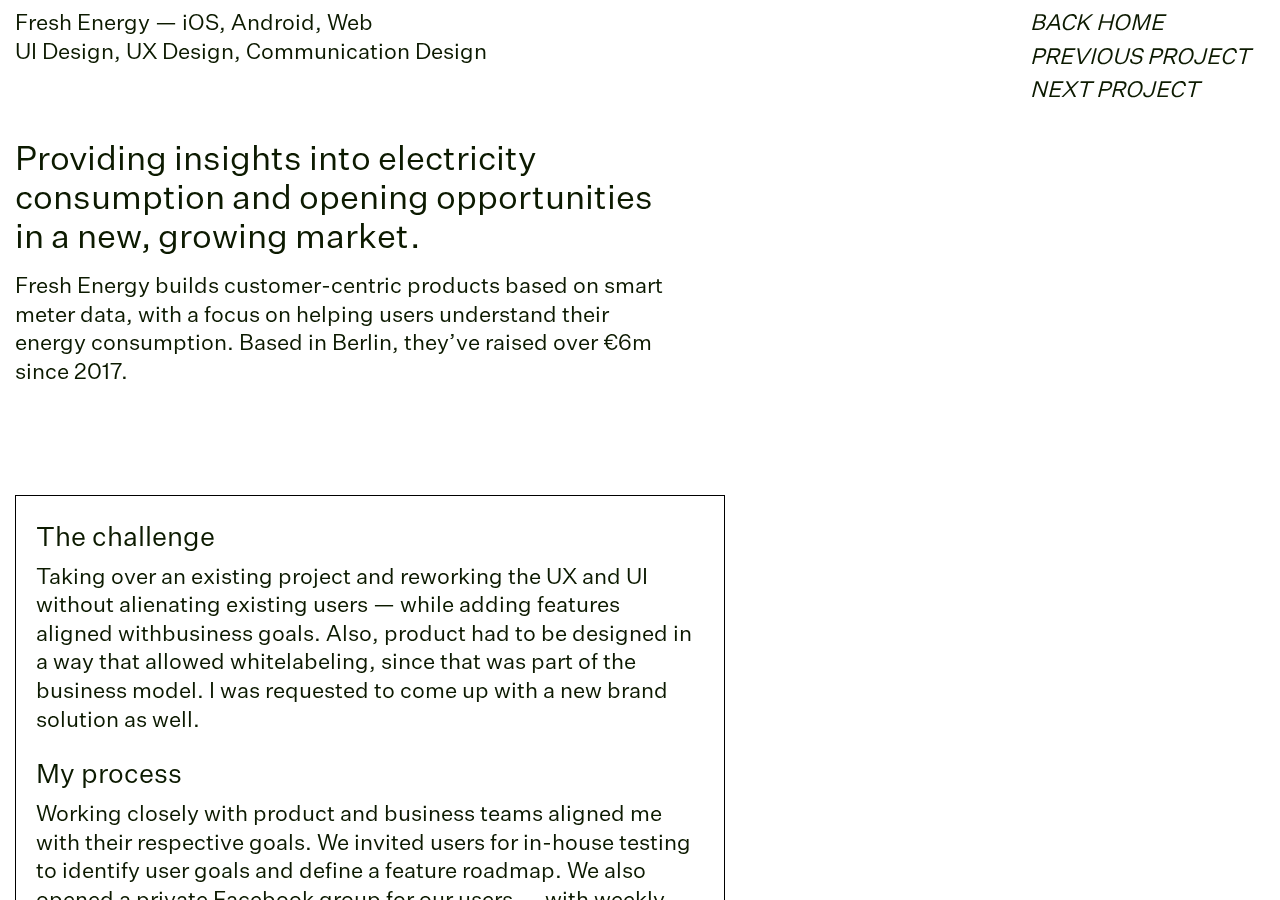
<file: freshenergy.html>
<!DOCTYPE HTML>
<html>
<head>
	<meta http-equiv="Content-Type" content="text/html; charset=UTF-8"/>
	<meta name="viewport" content="width=device-width,initial-scale=1.0">
	<meta name="project" content="Fresh Energy Case Study">
	<link rel="stylesheet" type="text/css" href="stylingcasestudy.css">
	<link rel="shortcut icon" href="favicon.ico" type="image/x-icon">
	<title>fresh energy — ivan škoro</title>
</head>
<body ontouchstart="">

<section class="wrapper">

	<section class="scroll">
		<section class="lijevo">
			<p>
			Fresh Energy — iOS, Android, Web
			</br>
			UI Design, UX Design, Communication Design
			</p>
			</br>
			<section class="blok">
				<h2>Providing insights into electricity consumption and opening opportunities in a new, growing market.</h2>
				<p>
				Fresh Energy builds customer-centric products
				based on smart meter data, with a focus on helping users understand their energy consumption.
				Based in Berlin, they’ve raised over €6m since 2017.
				</p>
				</br>
				</br>

			</section>

			<section class="bloksivi">
				<section class="blok">
					<h3>The challenge</h3>
					<p>
					Taking over an existing project and reworking the UX and UI without alienating existing users —
					while adding features aligned withbusiness goals.
					Also, product had to be designed in a way that allowed whitelabeling,
					since that was part of the business model.
					I was requested to come up with a new brand solution as well.
				 	</p>
				</section>
				<h3>My process</h3>
				<p>
				Working closely with product and business teams aligned me with their respective goals.
				We invited users for in-house
				testing to identify user goals and define a feature roadmap.
				We also opened a private Facebook group for our users — with weekly surveys on features they would like to see
				and problems they were experiencing. I facilitated design sprints to bring new features to life.
				A deep dive into company values in multiple sessions with the management kicked off a complete brand redesign.
				</p>
			</section>
			</br>

			<section class="blok">
				<p class="results">
				Results
				</p>
				<h2>
					I started by decreasing the Customer Aquisition Cost and redesigning the information architecture of
					all apps — having in mind the whitelabeling requirements — while ideating features aligned with business
					and user goals.
					Following a rebrand, a new visual style was applied.
				</h2>
			<h2>
				CAC was reduced by -20% and 4 new whitelabel partners signed up.
				3/10 most requested features (by public vote) were rolled out.
			</h2>
			</br>

			</section>

			<section class="blok">
				<h3>Information Architecture</h3>
				<p>
					Tab bar navigation replaced the old side-menu navigation.
					Based on user interviews, new sections — profile and household information —
					were added to their expected places.
					To support future business goals, a services section was added as well.
				</p>
				<img src="asseti/Projekti/Freshenergy/freshenergy_flow.jpg" alt="Fresh energy IA">
				<p>
					Main use cases — checking live and historic electricity consumption — were simplified
					and enriched with additional ways of displaying existing data.
					Live cost was added for the live view, whiledaily consumption was added for the historic overview.
				</p>
				<img src="asseti/Projekti/Freshenergy/freshenergy_consumption.jpg" alt="Fresh Energy">
				<p>
					Up to 2 second resolution for consumption data is available.
				</p>
				<img src="asseti/Projekti/Freshenergy/freshenergy_consumption_1.jpg" alt="Fresh Energy">
				<p>
					Month navigation was moved to the bottom to improve usability. </br>
					Specific appliances are dissagregated in the app — color coded bars communicate
					relative consumption between detected appliances.
				</p>
				<img src="asseti/Projekti/Freshenergy/freshenergy_consumption_2.jpg" alt="Fresh Energy">
				<p>
					A live meter readout was implemented as well — meaning Fresh Energy users can check
					their meter status without a trip to the basement.
				</p>
				<img src="asseti/Projekti/Freshenergy/freshenergy_meter.jpg" alt="Fresh Energy">
			</section>
			<section class="blok">
				<h3>Reducing cost to serve</h3>
				<p>
					To change their data, users had to call customer support — there was no edit functionality in the app.
					Weekly average was 6 support calls per 1000 users.
					I added all the information we had on our users to
					the profile section and made them editable.
				</p>
				<img src="asseti/Projekti/Freshenergy/freshenergy_profile.jpg" alt="Fresh Energy">
			</section>

			<section class="blok">
				<h3>Meeting business and user goals</h3>
				<p>
					Using the data we already had and working with the product and business teams, I was able to
					ideate new, innovative services.
					By using only existing data, we saved precious development time and reduced time to market.
				</p>
			</br>

				<h3>Designing new services</h3>
				<p>
					Before building a service, we assessed its viability with a simple pilot project.
					Pilot projects were done through email communication and manual work.
					After confirming the demand, we went ahead with the actual implementation in the product.
					Design was tested during and after the UI/UX phase.
				</p>
				<img src="asseti/Projekti/Freshenergy/freshenergy_services.jpg" alt="Fresh Energy">

				<h3>Refresh — service 1</h3>
				<p>
					“Refresh” is a subscription service, based on existing data. 
					An algorithm detects how many times our users use their dishwasher.
					A package of dishwasher tabs is sent out so
					it arrives exactly when they run out — giving our users a magical experience.
				</p>
				<img src="asseti/Projekti/Freshenergy/freshenergy_refresh.jpg" alt="Fresh Energy">
				<p class="imageCaption">
					Free trial was offered to increase adoption.
				</p>

				<h3>Fridge recommendation — service 2</h3>
				<p>
					Through research and pilot projects, we found out that most of our users
					had no idea if their fridge spending was below or above the average for given fridge size.
					The app analyzes our users fridge consumption and compares it to our database.
					Based on the comparison, we show our users potential monthly savings — together
					with the amortization time for a new fridge.
				</p>
				<img src="asseti/Projekti/Freshenergy/freshenergy_fridge.jpg" alt="Fresh Energy">
					<p>
						I facilitated a short 3 day design to define and quickly prototype this feature. We found out that our users
						primarily wanted to upgrade to a bigger fridge — this impacted the final design.
						Fridges that cost more were added to the comparison as well.
				</p>

			</section>

			<section class="blok">
				<h3>Consistent experience</h3>
				<p>
					The web version was designed with the same basic functionality —
					but expanded with more information due to more screen real-estate.
				</p>
				<img src="asseti/Projekti/Freshenergy/freshenergy_desktop.jpg" alt="Fresh Energy">
				<p>
					A graphical way of displaying electric consumption was added to the desktop version.</p>
					<img src="asseti/Projekti/Freshenergy/freshenergy_desktop_1.jpg" alt="Fresh Energy">
				<p>
					For bills, a quick overview with the most important information is shown on the same screen.
				</p>
				<img src="asseti/Projekti/Freshenergy/freshenergy_desktop_2.jpg" alt="Fresh Energy">
			</section>

			<section class="blok">
				<h3>Design system — compatible with whitelabeling</h3>
				<p>
					The UI was designed to allow partners to adapt it to their branding.
					Colors and font sizes are used sparringly.
				</p>
				<img src="asseti/Projekti/Freshenergy/freshenergy_system.jpg" alt="Fresh Energy">
			</section>

			<section class="blok">
				<h3>Rebrand</h3>
				<p>
					A new logo was brought to life — together with company goals and values.
					It plays off the combination of letters F and E — representing transformer coils —
					transforming our users' experience with electricity.
				</p>
				<img src="asseti/Projekti/Freshenergy/freshenergy_brand.jpg" alt="Fresh Energy">
				<img src="asseti/Projekti/Freshenergy/freshenergy_brand_1.jpg" alt="Fresh Energy">

			</section>

			<section class="blok">
				<h3>Supporting our business partners</h3>
				<p>
					Since part of our business model was whitelabeling our product, I designed an admin dashboard.
					All users and smart meters are visible in the dashboard. Admins can quickly create, delete and connect
					meters to users.
				</p>
				<img src="asseti/Projekti/Freshenergy/freshenergy_dashboard.jpg" alt="Fresh Energy">

				<p>
					Issues with either users or meters are communicated clearly so
					the support department can act quickly.
				</p>
				<img src="asseti/Projekti/Freshenergy/freshenergy_dashboard_1.jpg" alt="Fresh Energy">
				<p>
					The dashboard was a great selling point since most of our business customers didn't
					have a similar solution for their userbase.
				</p>

				<img src="asseti/Projekti/Freshenergy/freshenergy_dashboard_2.jpg" alt="Fresh Energy">
			</section>

			</br>
			<p>
				— thank you
			</p>


		</section>
	</section>

	<section class="desno">
		<a href="index.html" >BACK HOME</a>
		<a href="aircash.html" >PREVIOUS PROJECT</a>
		<a href="roometric.html" >NEXT PROJECT</a>
	</section>

</section>




</body>
</html>
</file>
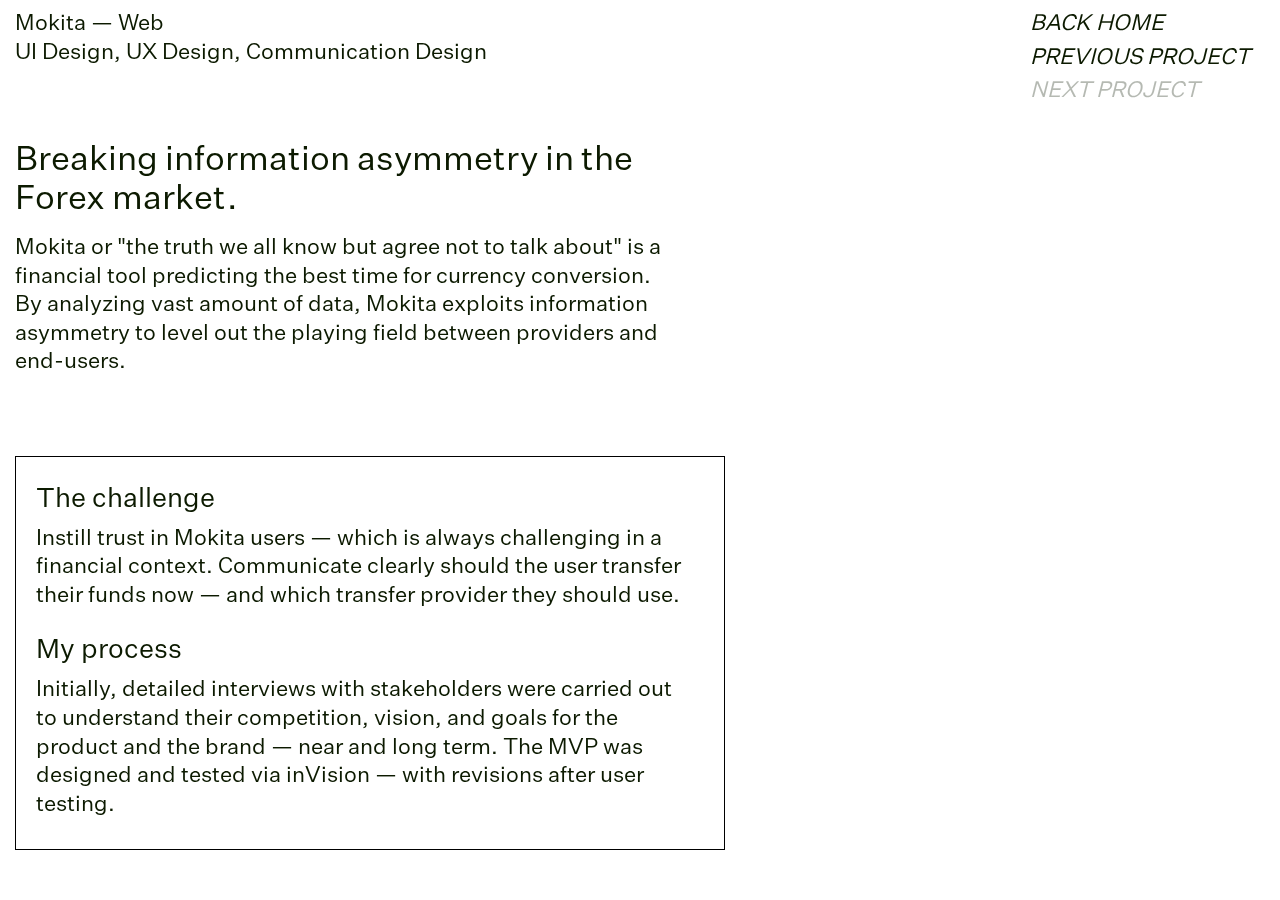
<file: mokita.html>
<!DOCTYPE HTML>
<html>
<head>
	<meta http-equiv="Content-Type" content="text/html; charset=UTF-8"/>
	<meta name="viewport" content="width=device-width,initial-scale=1.0">
	<meta name="project" content="Mokita Case Study">
	<link rel="stylesheet" type="text/css" href="stylingcasestudy.css">
	<link rel="shortcut icon" href="favicon.ico" type="image/x-icon">
	<title>mokita — iš</title>
</head>
<body ontouchstart="">

<section class="wrapper">

	<section class="scroll">
		<section class="lijevo">
			<p>
			Mokita — Web
			</br>
			UI Design, UX Design, Communication Design
			</p>
			</br>
			<section class="blok">
				<h2>Breaking information asymmetry in the Forex market.</h2>
				<p>
				Mokita or "the truth we all know but agree not to talk about" is a financial tool predicting
				the best time for currency conversion.
				By analyzing vast amount of data, Mokita exploits information asymmetry to
				level out the playing field between providers and end-users.
				</p>
				</br>

			</section>

			<section class="bloksivi">
				<section class="blok">
					<h3>The challenge</h3>
					<p>
						Instill trust in Mokita users — which is always challenging in a financial context.
						Communicate clearly should the user transfer their funds now —
						and which transfer provider they should use.
				 	</p>
				</section>
				<h3>My process</h3>
				<p>
				Initially, detailed interviews with stakeholders were carried out to understand
				their competition, vision, and goals for the product and the brand — near and long term.
				The MVP was designed and tested via inVision — with revisions after user testing.
				</p>
			</section>
			</br>

			<section class="blok">
				<p class="results">
				Results
				</p>
				<h2>
					Mokita predicts a good transfer window based on macro FX trends.
					Users can easily find out if now is a good time to transfer their money — or get notified
					on time. The best FX providers are easily searchable for each currency pair.
				</h2>
			</br>

			</section>

			<section class="blok">
				<h3>Communicating clearly</h3>
				<p>
					Mokita analyzes past FX rates from a multitude of providers and gives a simple YES/NO
					feedback regarding the current rate.
				</p>
				<img src="asseti/Projekti/Aircash/aircash_placeholder.png" alt="Aircash app homescreen and settings">

				<p>
					Users can save their favourite currency pairs for quick access — a
					nd get reminded when the rates are cheap.
				</p>
				<img src="asseti/Projekti/Aircash/aircash_placeholder.png" alt="Aircash app homescreen and settings">

				<p>
					Transfer providers are listed with cost and transfer-time easily visible.
					This helps users decide on the best transfer provider for their currency pair.
				</p>
				<img src="asseti/Projekti/Aircash/aircash_placeholder.png" alt="Aircash app homescreen and settings">

				<p>	Design is fully responsive to provide with a consistent experience on all platforms.</p>

				<img src="asseti/Projekti/Aircash/aircash_placeholder.png" alt="Aircash app homescreen and settings">

				<img src="asseti/Projekti/Aircash/aircash_placeholder.png" alt="Aircash app homescreen and settings">

			</section>


			<section class="blok">
				<h3>Brand design</h3>
				<p>
					A detailed questionnaire was used to recognize how the clients saw the Mokita brand.
					This included questions such as "If Mokita was a car brand,
					which one it would be?", and "Is Mokita accessible or exclusive?".
				</p>
				<img src="asseti/Projekti/Aircash/aircash_placeholder.png" alt="Aircash app homescreen and settings">
				<p>
					Blue color was used to instill trust,
					and an arrow was used as a building element — communicating direct and fast transfers.
				</p>
				<img src="asseti/Projekti/Aircash/aircash_placeholder.png" alt="Aircash app homescreen and settings">

				<p>
					I designed detailed brand guidelines as well.
				</p>
				<img src="asseti/Projekti/Aircash/aircash_placeholder.png" alt="Aircash app homescreen and settings">

			</section>


		</section>
	</section>

	<section class="desno">
		<a href="index.html" >BACK HOME</a>
		<a href="rimac.html" >PREVIOUS PROJECT</a>
		<a class="disabled" href="index.html" >NEXT PROJECT</a>
	</section>

</section>




</body>
</html>
</file>
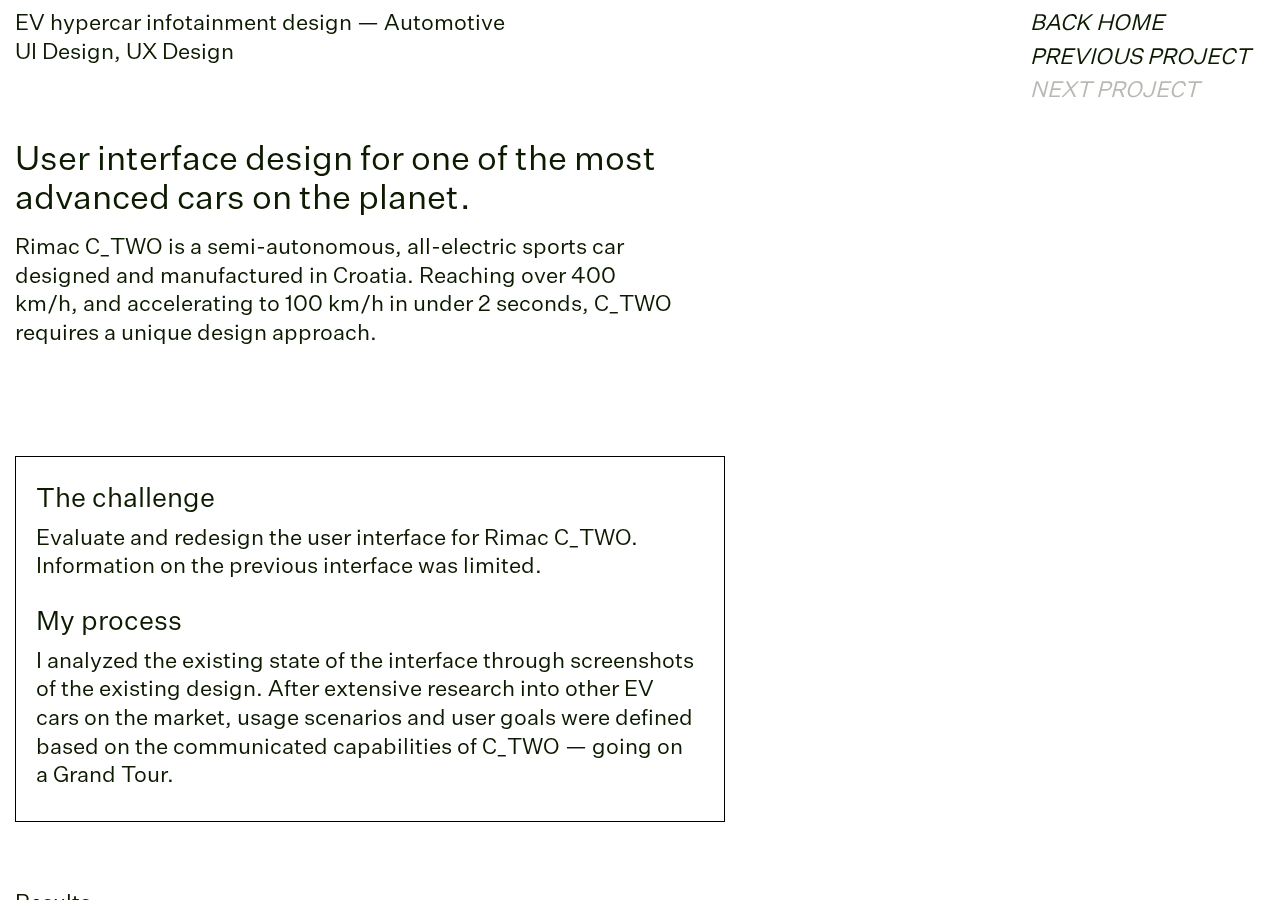
<file: rimac.html>
<!DOCTYPE HTML>
<html>
<head>
	<meta http-equiv="Content-Type" content="text/html; charset=UTF-8"/>
	<meta name="viewport" content="width=device-width,initial-scale=1.0">
	<meta name="project" content="EV Hypercar Infotainment Case Study">
	<link rel="stylesheet" type="text/css" href="stylingcasestudy.css">
	<link rel="shortcut icon" href="favicon.ico" type="image/x-icon">
	<title>EV hypercar — ivan škoro</title>
</head>
<body ontouchstart="">

<section class="wrapper">

	<section class="scroll">
		<section class="lijevo">
			<p>
			EV hypercar infotainment design — Automotive
			</br>
			UI Design, UX Design
			</p>
			</br>
			<section class="blok">
				<h2>User interface design for one of the most advanced cars on the planet.</h2>
				<p>
				Rimac C_TWO is a semi-autonomous, all-electric sports car designed
				and manufactured in Croatia. Reaching over 400 km/h, and accelerating to
				100 km/h in under 2 seconds, C_TWO requires a unique design approach.
				</p>
				</br>
				</br>

			</section>

			<section class="bloksivi">
				<section class="blok">
					<h3>The challenge</h3>
					<p>
					Evaluate and redesign the user interface for Rimac C_TWO.
					Information on the previous interface was limited.
				 	</p>
				</section>
				<h3>My process</h3>
				<p>
				I analyzed the existing state of the interface through screenshots of the existing design.
				After extensive research into other EV cars on the market, usage scenarios and user goals
				were defined based on the communicated capabilities of C_TWO — going on a Grand Tour.
				</p>
			</section>
			</br>

			<section class="blok">
				<p class="results">
				Results
				</p>
				<h2>
					The goal was to keep the user focused on
					the experience of driving — while using the vast technical capabilities of the car to redefine
					usual automotive design patterns. Elements that didn't serve the purpose of timely informing the user
					were removed from the infotainment.
				</h2>
			<h2>
				I came up with an innovative way of displaying data — according to the current speed of the car.
			</h2>

			</br>

			</section>


			<section class="blok">
				<h3>Exploration phase</h3>
				<p>
						Researching competing EVs, I realized that most had dated interfaces with awful usability.
						The industry as a whole was a couple of years
						behind mobile/web software design
				</p>
				<p>
						While defining the scenario I decided on a different approach — both car and driver are treated as users.
						This made me look at interface design from a completely different perspective.
						With clear goals for both car and the driver, it was easier to decide what information to show,
						and when to show it.
				</p>
				<img src="asseti/Projekti/Rimac/rimac_scenarios.jpg" alt="Rimac">

				<p>
						During initial sketches, I explored various layouts.
				</p>
				<img src="asseti/Projekti/Rimac/rimac_sketches.jpg" alt="Rimac">

				<img src="asseti/Projekti/Rimac/rimac_sketches_1.jpg" alt="Rimac">
				<p>
						The human-machine interface of Rimac C_TWO is represented by 3 main screens and 4 types of physical controls.
						Buttons on the steering wheel, R1, and R2 are great for navigating the interface, while
						R3 and R4 are radial dials, perfect for adjusting values.

				</p>
				<img src="asseti/Projekti/Rimac/rimac_hmu.jpg" alt="Rimac">
			</section>

			<section class="blok">
				<h3>Converging on a solution</h3>

				<p>
						Color selection was based on a special version of C_TWO — Arctic White. For extra inspiration,
						I explored video games, figther jet cockpits, and old race cars.
				</p>

				<img src="asseti/Projekti/Rimac/rimac_moodboard.jpg" alt="Rimac">

				<h3>
						Sport mode — vehicle static.
				</h3>
				<img src="asseti/Projekti/Rimac/rimac_sport_0.jpg" alt="Rimac">
				<p>
						Range and speed are prominently displayed in the middle of the screen,
						accomplishing the goal of keeping the user focused on the driving, and timely informed.
						Temperature and speed limit are displayed only when necessary.
						I placed all navigation elements on the sides of the screen, while the top and bottom are reserved
						for information regarding the various car systems.
				</p>
				<img src="asseti/Projekti/Rimac/rimac_sport.jpg" alt="Rimac">
				<img src="asseti/Projekti/Rimac/rimac_sport_1.jpg" alt="Rimac">
				<h3>
						Sport mode — vehicle moving.
				</h3>
				<img src="asseti/Projekti/Rimac/rimac_sport_2.jpg" alt="Rimac">
				<p class="imageCaption">
				Secondary elements' transparency is proportional to speed.
				</p>
				<p>
						Increased focus is necessary with increasing speeds. Range and speed stay visible
						while everything else fades away.
						This keeps them visible in periphery vision — no need to take your eyes off the road.
						The interior is equipped with a driver-facing camera, so the car knows where the driver is looking.
						If the driver looks at the instrument cluster, all information pops back to full opacity.
				</p>
				<img src="asseti/Projekti/Rimac/rimac_sport_3.jpg" alt="Rimac">

				<p>
						Dynamic interface changes based on circumstances — keeping the driver up to date about any future issues.
				</p>
				<img src="asseti/Projekti/Rimac/rimac_sport_4.jpg" alt="Rimac">

			</section>

			<section class="blok">
				<h3>Track mode</h3>
				<img src="asseti/Projekti/Rimac/rimac_track.jpg" alt="Rimac">

				<p>
					Lap time is the main focus in track mode. Since drivers have time to scan the cluster
					while driving on the straight part of the track, more information
					regarding the current lap and session are shown in this mode.
				</p>

				<img src="asseti/Projekti/Rimac/rimac_track_1.jpg" alt="Rimac">
				<p>
					Other cars on track are detected via sensors and cameras on the exterior of C_TWO.
				</p>
				<img src="asseti/Projekti/Rimac/rimac_track_2.jpg" alt="Rimac">
			</section>

			<section class="blok">
				<h3>Design system</h3>
				<p>
						Simplon Norm, a geometric sans serif with a technical spirit was selected for its readability
						and space-saving properties.
						The minimalist color palette is based on the primary color — unique for every C_TWO —
						depending on the exterior styling.
				</p>

				<img src="asseti/Projekti/Rimac/rimac_system.jpg" alt="Rimac">

			</section>

			<section class="blok">

				<img src="asseti/Projekti/Rimac/rimac_final.jpg" alt="Rimac">
				<p class="imageCaption">
				Minimal design puts the focus on the beautiful interior.
				</p>

			</section>

		</br>
		<p>
			— thank you
		</p>


		</section>
	</section>

	<section class="desno">
		<a href="index.html" >BACK HOME</a>
		<a href="freshcare.html" >PREVIOUS PROJECT</a>
		<a class="disabled" 	href="index.html" >NEXT PROJECT</a>
	</section>

</section>




</body>
</html>
</file>
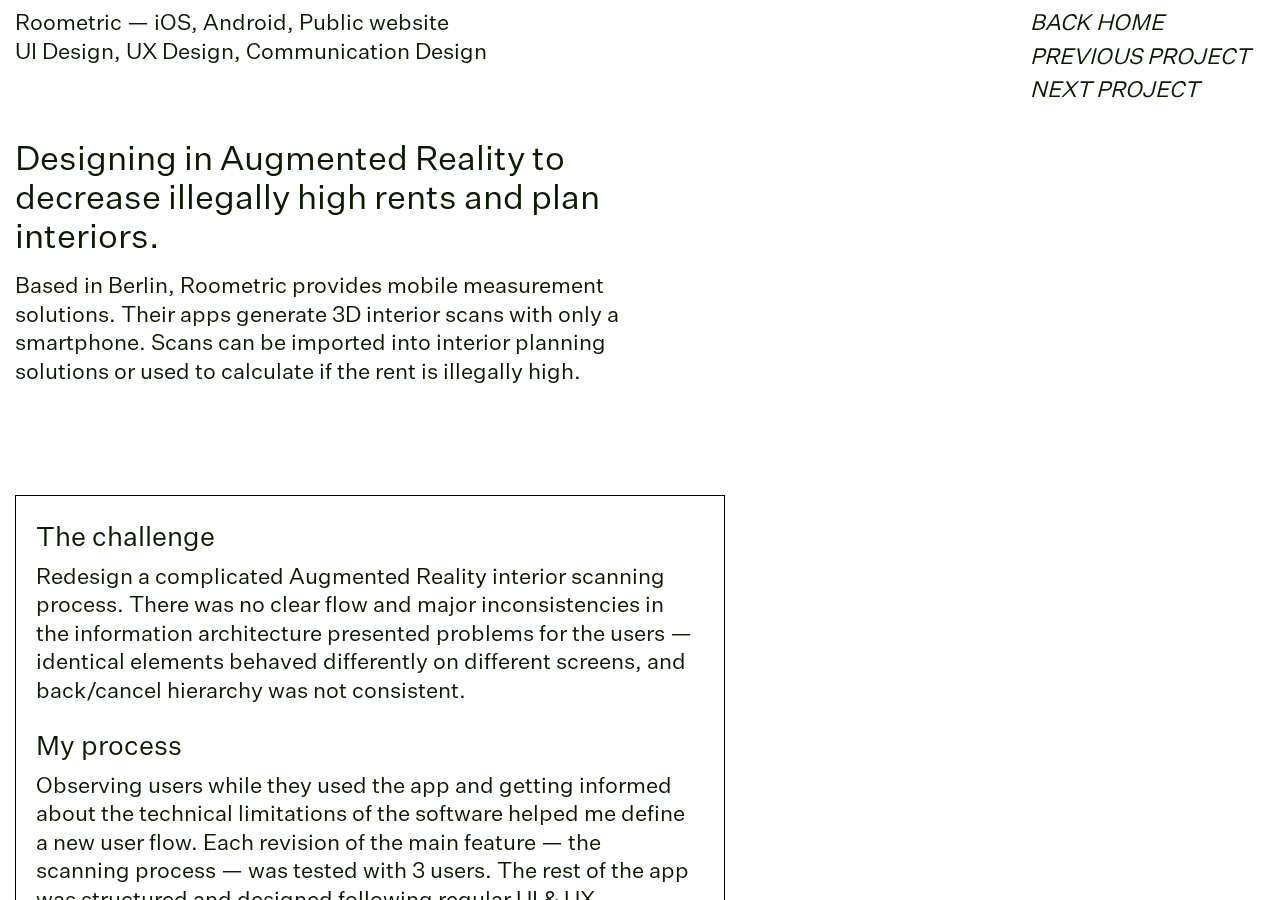
<file: roometric.html>
<!DOCTYPE HTML>
<html>
<head>
	<meta http-equiv="Content-Type" content="text/html; charset=UTF-8"/>
	<meta name="viewport" content="width=device-width,initial-scale=1.0">
	<meta name="project" content="Roometric Case Study">
	<link rel="stylesheet" type="text/css" href="stylingcasestudy.css">
	<link rel="shortcut icon" href="favicon.ico" type="image/x-icon">
	<title>roometric — ivan škoro</title>
</head>
<body ontouchstart="">

<section class="wrapper">

	<section class="scroll">
		<section class="lijevo">
			<p>
			Roometric — iOS, Android, Public website
			</br>
			UI Design, UX Design, Communication Design
			</p>
			</br>
			<section class="blok">
				<h2>Designing in Augmented Reality to decrease illegally high rents and plan interiors.</h2>
				<p>
				Based in Berlin, Roometric provides mobile measurement solutions.
				Their apps generate 3D interior scans with only a smartphone.
				Scans can be imported into interior planning solutions or used to calculate
				if the rent is illegally high.
				</p>
				</br>
				</br>

			</section>

			<section class="bloksivi">
				<section class="blok">
					<h3>The challenge</h3>
					<p>
					Redesign a complicated Augmented Reality interior scanning process.
					There was no clear flow and major inconsistencies in the information architecture
					presented problems for the users — identical elements behaved differently on different screens,
					and back/cancel hierarchy was not consistent.
				 	</p>
				</section>
				<h3>My process</h3>
				<p>
					Observing users while they used the app and getting informed about the technical
					limitations of the software helped me define a new user flow.
					Each revision of the main feature — the scanning process — was tested with 3 users. The rest of
					the app was structured and designed following regular UI & UX practices.
					I complimented the new design with a public website.
				</p>
			</section>
			</br>

			<section class="blok">
				<p>
				Results
				</p>
				<h2>
					A step-by-step wizard was implemented to simplify the measurement process.
					The information structure was revised with success messages and improved with guides and
					scanning tips. Users were provided with consistent back functionality
					and warnings for destructive actions.
				</h2>
				<h2>
					The number of steps in the main flow was decreased, speeding up the measurement process by 30%.
				</h2>
			</br>

			</section>

			<section class="blok">
				<h3>Information architecture</h3>
				<p>
					Based on user observations and stakeholder interviews, revised information architecture was designed 
					for future reference.	This helped in pinpointing and correcting UX problems.
				</p>
				<img src="asseti/Projekti/Roometric/roometric_flow.jpg" alt="Roometric user flow">
				<p>
					A detailed flow diagram helped me to streamline the measurement process.
					A step-by-step wizard guides the users through the process.
				</p>
				<img src="asseti/Projekti/Roometric/roometric_flow_1.jpg" alt="Roometric user flow 1">
				<img src="asseti/Projekti/Roometric/roometric_flow_2.jpg" alt="Roometric user flow 2">
				<p class="imageCaption">
					A sketch prototype was used for testing.
				</p>

			</section>

			<section class="blok">
				<h3>AR measuring</h3>
				<p>
					Users can see their measured apartments or start a new measurement directly from the home screen.
				</p>
				<img src="asseti/Projekti/Roometric/roometric_measure.jpg" alt="Roometric add appartment">
				<p class="imageCaption">
					Empty state illustration invites users to start scanning.
				</p>
				<p>
					Most of the users were not familiar  with AR, so it
					is important to provide them with constructive and timely instructions and feedback.
					Each measurement step is categorized based on the objects user will be measuring in that step.
				</p>
				<img src="asseti/Projekti/Roometric/roometric_measure_1.jpg" alt="Roometric floor scan">
				<p>
					Measuring is done by tapping the "+" button when it is aligned with a corner of the measured object.
					Measurements are immediately calculated and overlayed in AR, providing reassurance that the scan is going well.
				</p>
				<img src="asseti/Projekti/Roometric/roometric_measure_2.jpg" alt="Roometric measure walls">
				<p class="imageCaption">
					Measuring instructions are shown on every step.
				</p>

			</section>

			<section class="blok">
				<h3>After the scan</h3>
				<p>
					Potential rent decrease and payback are shown if the user pays too much rent.
					The app compares the rent to the law defined limit for that area and housing size.
				</p>
				<img src="asseti/Projekti/Roometric/roometric_after.jpg" alt="Roometric user flow">
				<img src="asseti/Projekti/Roometric/roometric_after_2.jpg" alt="Roometric user flow">
				<p class="imageCaption">
					Apartment details are shown in a contextual menu.
				</p>
				<p>
					The user is presented with a full 3D model — with floor and wall area surface calculated automatically.
				</p>
				<img src="asseti/Projekti/Roometric/roometric_after_1.jpg" alt="Roometric user flow">
				<p>
					Users can export a scan with all the measurements and elements or upload it to 3rd party services
					 — easily sharing their apartment plan with interior designers.
				</p>

			</section>

			<section class="blok">
				<h3>Design system</h3>
				<p>
					A minimal amount of colors and elements puts the focus on the AR experience.
					Since the app was developed in Unity, Inter typeface — carefully crafted & designed
					for screens — was used across both platforms.
				</p>
				<img src="asseti/Projekti/Roometric/roometric_system.jpg" alt="Roometric design system">

			</section>

			<section class="blok">
				<h3>Public website</h3>
				<p>
					The new visual language was applied to a simple landing page as well—
					communicating the features and advantages of Roometric to private and business customers.
				</p>
				<img src="asseti/Projekti/Roometric/roometric_web.jpg" alt="Roometric public website">
				<img src="asseti/Projekti/Roometric/roometric_web_1.jpg" alt="Roometric public website details">
				<p class="imageCaption">
					Roometric's domestic market is Germany.
				</p>
			</section>

			</br>
			<p>
				— thank you
			</p>

		</section>
	</section>

	<section class="desno">
		<a href="index.html" >BACK HOME</a>
		<a href="fresh.html" >PREVIOUS PROJECT</a>
		<a href="alias.html" >NEXT PROJECT</a>
	</section>

</section>




</body>
</html>
</file>
<file: styling.css>
/*black=  #0C1A00;*/

@font-face {
  font-family: UntitledSans;
  src: url(UntitledSansRegular.otf);
  font-display: swap;
}


html {
	cursor: -webkit-image-set(url("asseti/cursor.png") 1x, url("asseti/cursor@2x.png") 2x) 0 0, auto;
	font-size: 62.5%;
}

body {
	font-family: 'UntitledSans', sans-serif;
	font-size: 22px;
	line-height: 1.1;
	margin: 0 auto;
	padding: 0;
	color: #0C1A00;
	background: #fff;
	-webkit-font-smoothing: antialiased;
	-moz-osx-font-smoothing: grayscale;
	text-align: left;
}

p{
	margin-top: 0;
  transition: letter-spacing .1s ease-out;
}

a {
  transition: text-shadow .1s ease-out;
}

a:hover {
  text-shadow: 0 0 10px rgba(255, 255, 255, 1);
  transition: text-shadow .1s ease-out;
}

::-webkit-scrollbar {
    display: none;
}

::selection {
  background: #fff;
	color: #fff;
}

.wrapper {
	display: flex;
	width: 100%;
	height: 100vh;
}

.lijevo {
	width: 24%;
	min-width: 260px;
  max-width: 380px;
	padding: 1rem;
}

.lijevo p {
  margin-bottom: 1rem;

  font-family: 'UntitledSans', sans-serif;
}

.sredna p {
  margin-bottom: 1rem;
}

.sredina {
	height: 100vh;
	display: block;
  width: 70%;
  color: #0C1A00;
}

.sredinascroll {
  padding-bottom: 0rem;
}

.desno {
	width: 6%;
	min-width: 110px;
  max-width: 140px;
	padding: 1rem;
  display: flex;
  flex-direction: column;
  justify-content: center;
}

.projekt {
    padding: 1rem;
    margin-top: 1rem;
    margin-bottom: 4rem;
    border: 1px solid black;
}

.projekt a {
	text-align: right;
  color: #0C1A00;
	width: 100%;
	font-family: 'UntitledSans', sans-serif;
  text-decoration: none;
  font-style: italic;
}

.detaljibutton {
  text-align: center !important;
  color: white !important;
  background: #0C1A00 !important;
  padding: 14px 0px;
  width: 260px !important;
  display: block !important;
  transition:  0.1s ease-out;
  margin: 0 auto;
  margin-top: 1.5rem;
  margin-bottom: .5rem;
}

.detaljibutton:hover {
  transition: .1s ease-out;
  padding: 14px 5px;
  color: #0C1A00 !important;
}

.projektnaslov {
	text-align: right;
	font-family: 'UntitledSans', sans-serif;
}

.sredinascroll a:hover {
  font-style: normal;
}

.sredinascroll p {
	text-align: right;
	margin-bottom: .1rem;
  font-family: 'UntitledSans', sans-serif;
}

.sredinascroll img {
	width: 100%;
}

p:hover{
  letter-spacing: -.1px;
  transition: letter-spacing .1s ease-out;
}

.projekt img {
	margin-top: .5rem;
	margin-bottom: 1rem;
	display: block;
  border-bottom: 1px solid black;
}

.projekt img:last-of-type {
  margin-bottom: 0;
}

.desno a {
	text-decoration: none;
	font-style: italic;
  transition: text-shadow .1s ease-out;
}

.desno a:hover {
	font-style: normal;
  text-shadow: 0 0 10px rgba(0, 0, 0, 0.8);
  transition: text-shadow .1s ease-out;
}

.dragAnchor {
  height: 0;
  position: relative;
  top: 0;
  left:0;
}

.infoButton {
  position: absolute;
  font-family: 'UntitledSans', sans-serif;
  color: #fff;
  border-radius: 20px;
  border: 1px #0C1A00 solid;
  padding: .5rem 1.3rem .6rem 1.3rem;
  background: #0C1A00;
  touch-action: none;
  user-select: none;
  transition: .08s ease-out;
  box-shadow: 0px 6px 24px 0px rgba(0,0,0,0.25);
  }

.info {
  position: absolute;
  background-color: #0C1A00;
  color: white;
  font-style: normal;
  width: 320px;
  top: 44px;
  left: 0;
  padding: 0.8rem 1rem 1.1rem 1rem;
  text-shadow: none;
  display: none;
}

.infoButton:hover {
  text-shadow: 0 0 10px rgba(255, 255, 255, 1);
  transition: .08s ease-out;
  color: #0C1A00;
  box-shadow: none;
}

.infoButton:active {
  font-style: normal;
  text-shadow: 0 0 10px rgba(255, 255, 255, 1);
  transition: .08s ease-out;
}

.infoButton:active > .info{
    display: block;
  }

#infoButton[data-active] #info{
    display: block;
  }

.infoButton:hover {
  cursor: pointer;
}

.stazaText a {
  fill: #0C1A00;
}

.stazaText a:hover {
  fill: white;
}

.stazaContainer {
  display: flex;
  justify-content: center;
}

.ukrug {
  transform: scale(1.25);
}


@media screen and (max-width : 769px) {


body {
	font-size: 19px;
	line-height: 1.09;
}

.wrapper {
	display: grid;
	overflow: auto;
  height: auto;
}

.lijevo {
	width: calc(100vw - 2rem);
	padding: 1rem;
  min-height: 50vh;
}

.sredina {
  width: 100%;
  order: 3;
  height: auto;
  z-index: 20;
}

.ukrug {
  transform: scale(1.2);
  padding-bottom: 2vh;
}

.projekt {
  border-left: none;
  border-right: none;
  border-bottom: none;
  margin-bottom: 5rem;
}

.desno {
  width: calc(100vw - 2rem);
  order: 2;
  display: flex;
  flex-direction: column;
  justify-content: flex-end;
  max-width: 100vw;
  z-index: 0;
}

.infoButton {

  padding: .5rem 1.2rem;
}
.info {
  width: 280px;
  top: unset;
  bottom: 40px;
}

.detaljibutton {
  width: 63% !important;
}



}

@media screen and (min-width : 1600px) {
  .sredina {
    width: auto;
  }


}
</file>
<file: stylingcasestudy.css>
/*black=  #0C1A00;*/

@font-face {
  font-family: UntitledSans;
  src: url(UntitledSansRegular.otf);
  font-display: swap;
}

html {
	cursor: -webkit-image-set(url("asseti/cursor.png") 1x, url("asseti/cursor@2x.png") 2x) 0 0, auto;
	font-size: 62.5%;
}

body {
	font-family: 'UntitledSans', sans-serif;
	font-size: 22px;
	line-height: 1.3;
  font-weight: normal;
	margin: 0 auto;
	padding: 0;
	color: #0C1A00;
	background: white;
	-webkit-font-smoothing: antialiased;
	-moz-osx-font-smoothing: grayscale;
}

a {
  transition: text-shadow 0.1s ease-out;
  font-style: italic;
  color: #0C1A00;
  text-decoration: none;
  margin-bottom: 0.5rem;
}

a:hover {
  text-shadow: 0px 0px 12px rgba(0, 0, 0, 0.8);
  transition: text-shadow 0.1s ease-out;
  color: white;
  font-style: normal;
}

::-webkit-scrollbar {
    display: none;
}

::selection {
  background: #fff;
	color: #fff;
}

.wrapper {
	display: flex;
  padding-left: 1.5rem;
  width: calc(100% - 3rem);
  height: 100%;
  overflow: hidden;
  justify-content: space-between;
  position: fixed;
}

.scroll {
  height: 100%;
  overflow: scroll;
  padding-top: none;
  padding-top: 1rem;
}

.lijevo {
  width: 70%;
  padding-bottom: 2rem;
  display: flex;
  flex-direction: column;
}

.desno {
  display: flex;
  flex-direction: column;
  position: absolute;
  right: 1.5rem;
  top: 1rem;
  height: auto;
  width: auto;

}

.disabled {
  opacity: 30%;
  pointer-events: none;
}

.results {
  margin-bottom: 0rem;
}


p {
  margin-bottom: 2.5rem;
  margin-top: 0;
  transition: .1s ease-out;
}

p, h2, h3, h5 {
  width: 100%;
  font-weight: normal;
  width: 660px;
}

.blok {
  margin-bottom: 2.5rem;
}

.bloksivi {
  padding: 1.2rem 3rem 0.5rem 2rem;
  margin-bottom: 4rem;
  border: 1px black solid;
  width: 658px;

}

h2 {
  font-size: 34px;
  line-height: 1.15;
  margin-top: 2rem;
  font-weight: normal;
  margin-bottom: 1.5rem;
}

h3 {
  font-size: 27px;
  margin-bottom: 1rem;
  line-height: 1.15;
  margin-top: 1.5rem;
  font-weight: normal;
}


h5 {
  font-size: 16px;
  margin-bottom: 3rem;
  font-weight: normal;
  margin-top: 0;
}

h2:hover, h5:hover, h3:hover{
  letter-spacing: -.1px;
  transition: .1s ease-out;
}


.lijevo img {
	margin-top: 1.5rem;
	margin-bottom: 6rem;
	display: block;
  width: 100%;
  max-width: 1800px;
  border-bottom: 1px solid #000;
}

.imageCaption {
  margin-top: -5rem;
  font-size: 16px;
  margin-bottom: 5rem;
}


@media screen and (max-width : 800px) {

  body {
  	font-size: 19px;
  	line-height: 1.2;
  }

  h2 {
    font-size: 29px;
    line-height: 1.05;
  }

  h3 {
    font-size: 24px;
    margin-bottom: 1rem;
    line-height: 1.1;
  }

  p {
    margin-bottom: 2rem;
  }



  .wrapper {
  	flex-direction: column;
  	overflow: auto;
    height: 100%;
    padding-left: 1rem;
    padding-right: 1rem;
    width: calc(100vw - 2rem);
  }

  .scroll {
    width: 100%;
    padding-bottom: 5rem;
  }

  .lijevo {
    padding-top: 1rem;
    padding-bottom: 2rem;
    height: auto;
    width: 100%;
  }

  .desno {
    position: absolute;
    width: calc(100vw - 2rem);
    display: flex;
    flex-direction: column;
    bottom: 0;
    background: #fff;
    z-index: 20;
    left: 0;
    top: unset;
    padding: 1rem;
    padding-right: none;
    padding-bottom: 0.9rem;
    padding-top: 0.6rem;
    border-top: 1px solid #000;
  }

  .lijevo img {
    border: 1px solid black;
    border-left: 0px;
    border-right: 0px;
    border-top: 0px;
    margin-bottom: 5rem;
    margin-top: 0;

  }

  .imageCaption {
    margin-top: -4rem;
    font-size: 14px;
    margin-bottom: 4rem;
  }


  p, h2, h3, h5 {
    width: 100%;
    font-weight: normal;
    width: auto;
  }

  .desno a{
    margin-top: .5rem;
    margin-bottom: .5rem;
  }

  .bloksivi {
    padding: .5rem 1.5rem .5rem 1.5rem;
    margin-bottom: 4rem;
    width: calc(100% - 3rem - 2px);
  }

}

/* @media only screen
  and (device-width : 375px)
  and (device-height : 812px)
  and (-webkit-device-pixel-ratio : 3) {
    .desno {
      padding-bottom: 3rem;
    }
   } */
</file>
